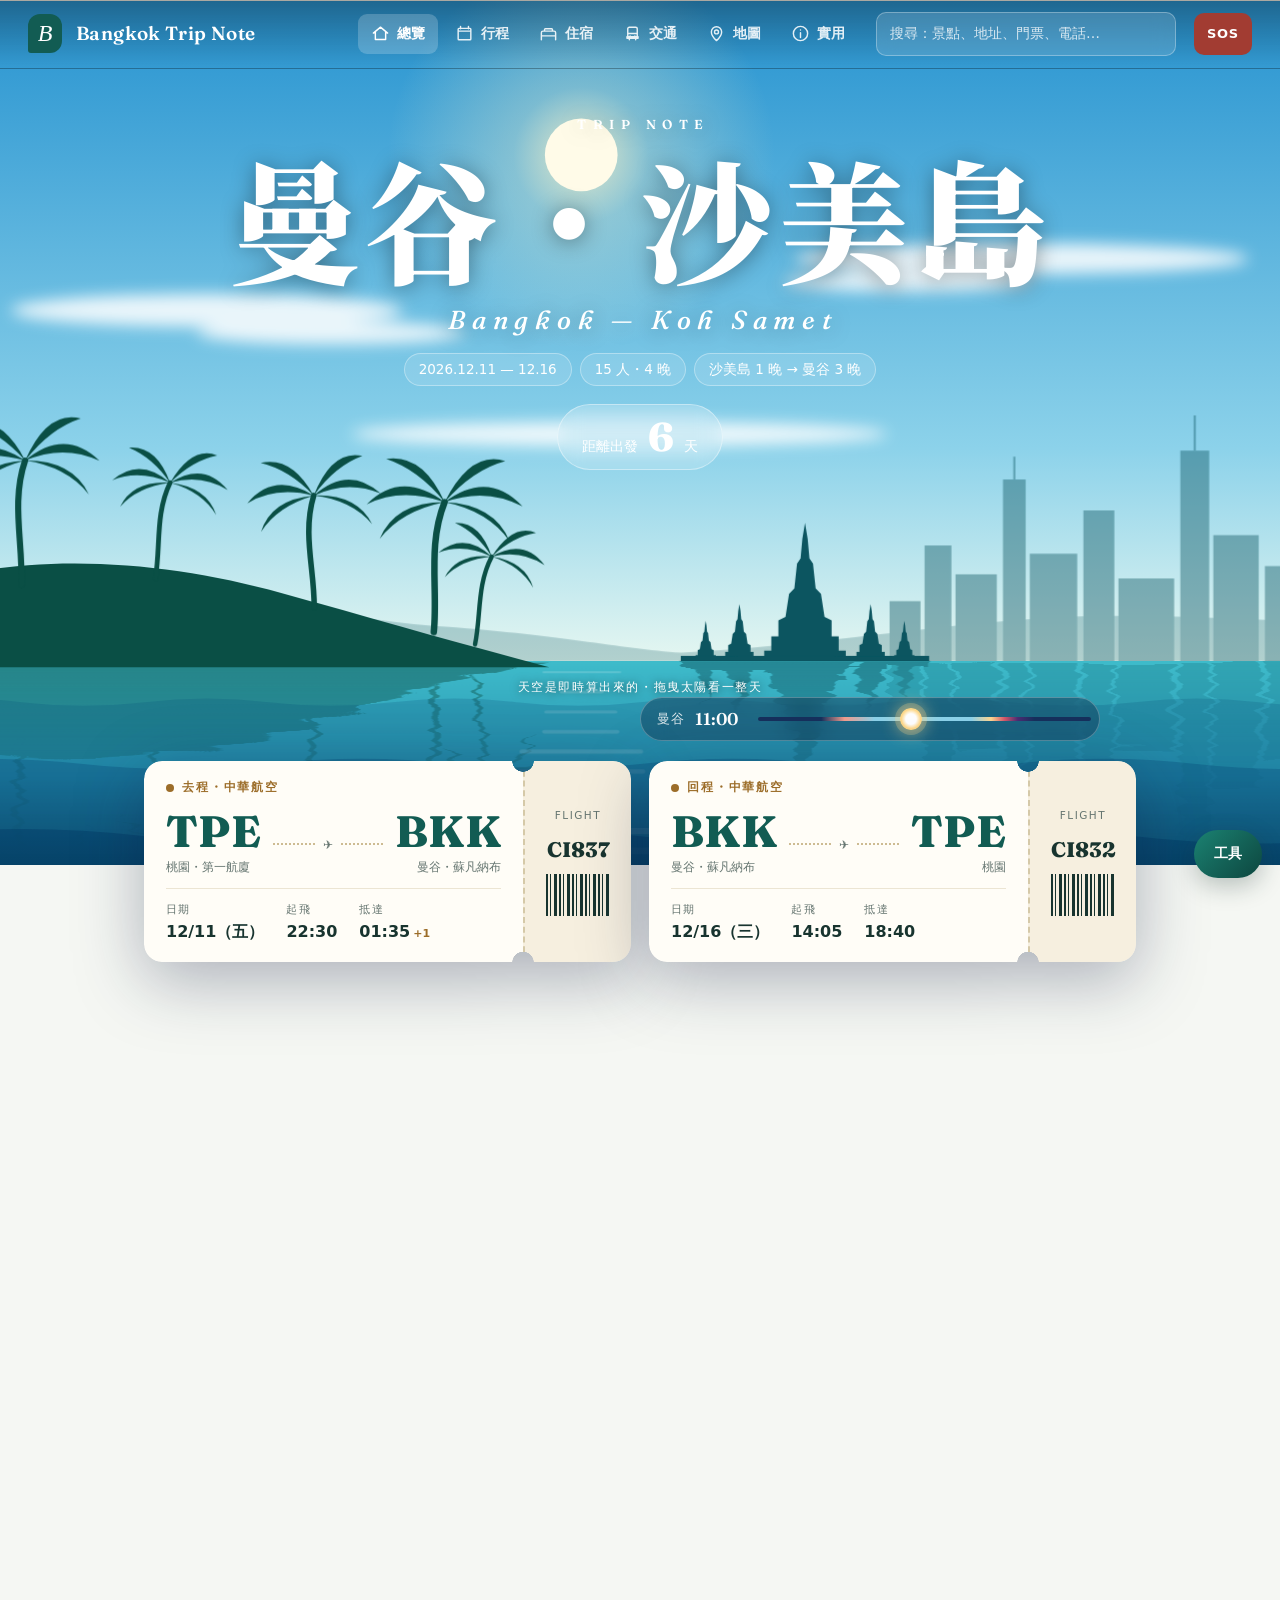
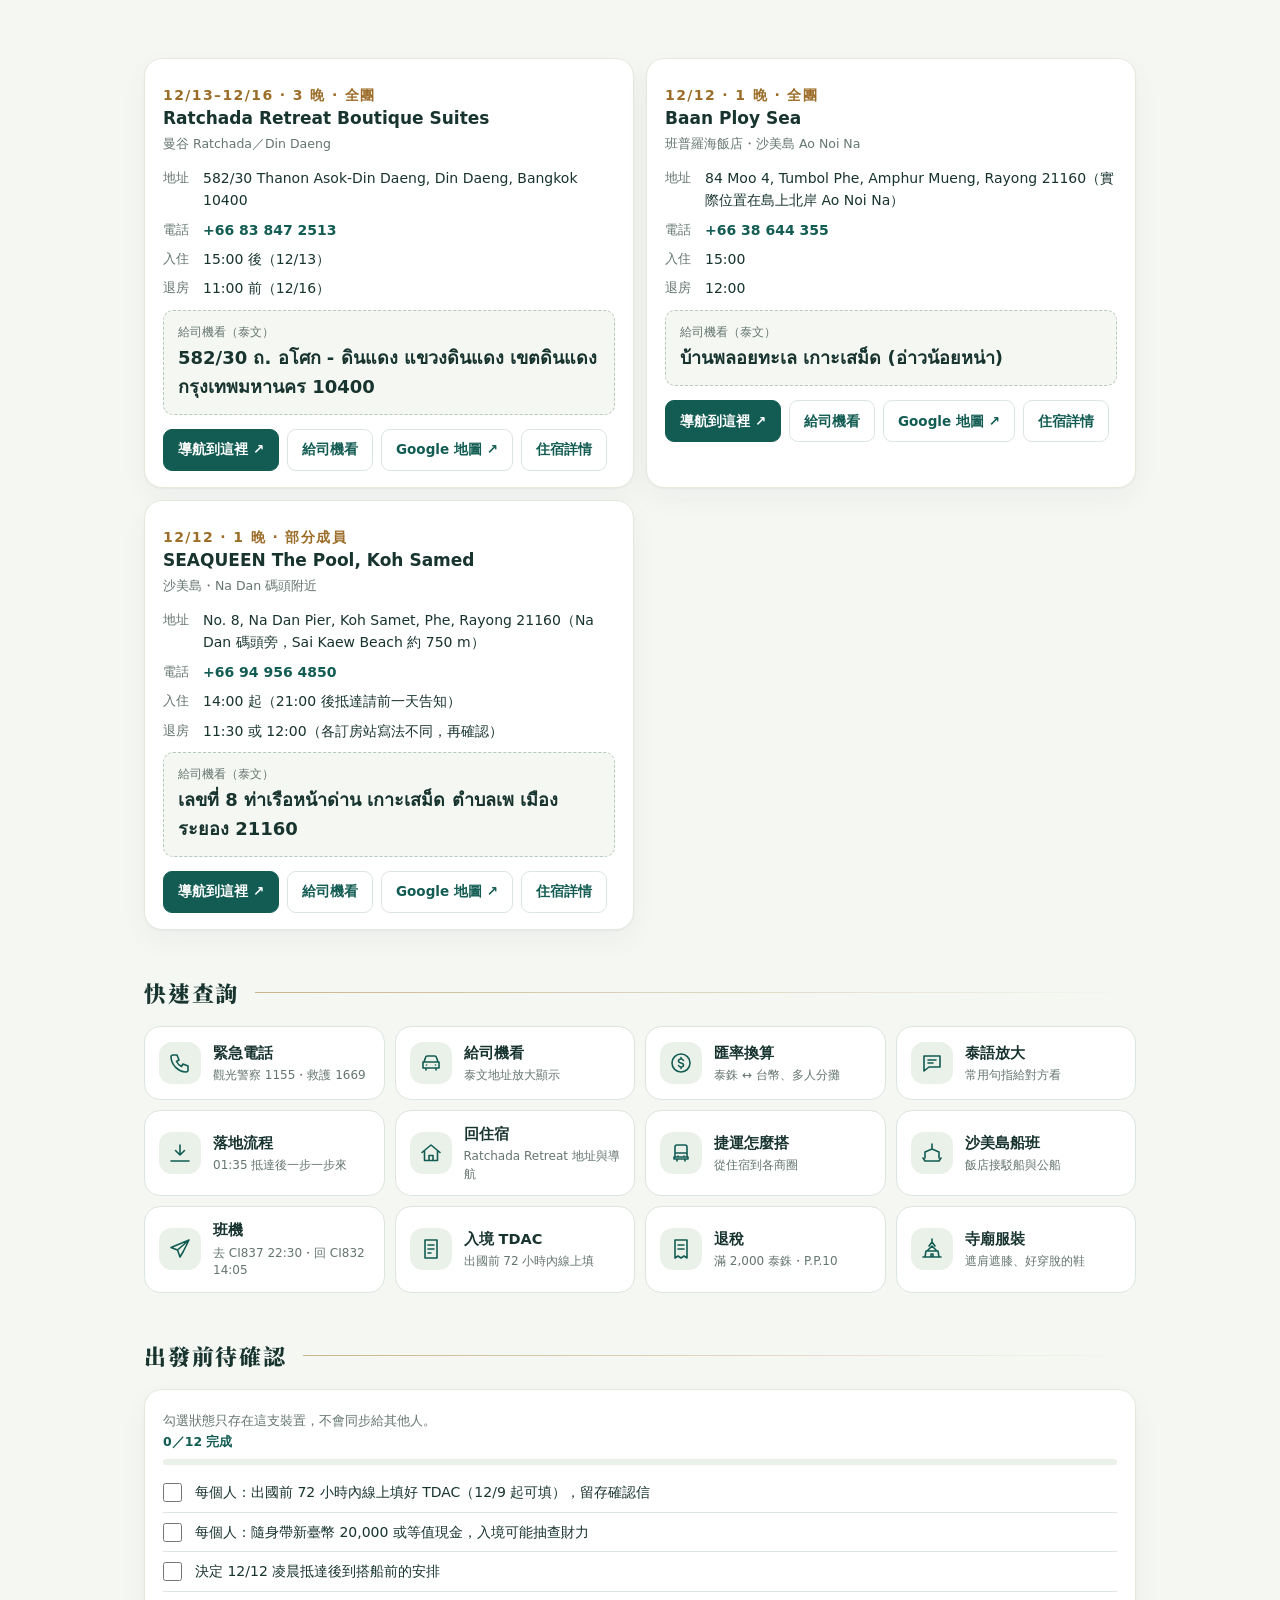
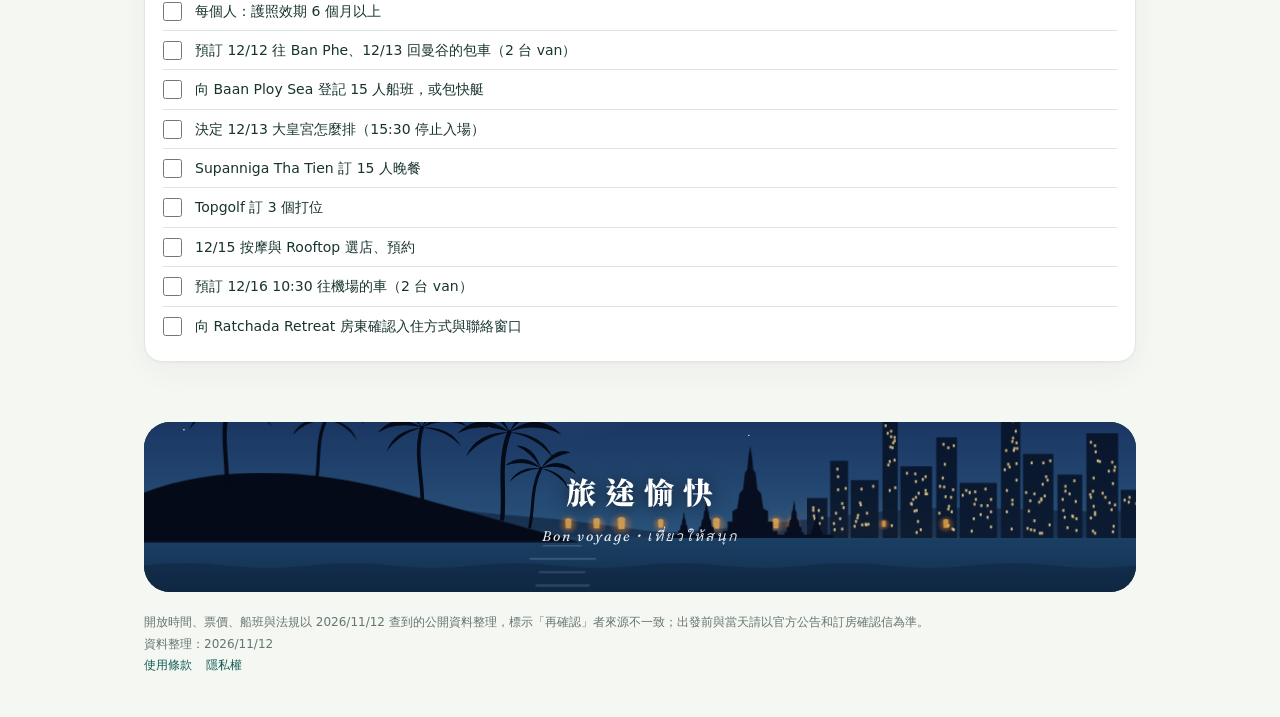
<file: index.html>
<!doctype html>
<html lang="zh-Hant">
<head>
  <meta charset="utf-8">
  <meta name="viewport" content="width=device-width, initial-scale=1, viewport-fit=cover">
  <meta name="description" content="曼谷・沙美島旅遊攻略：2026 年 12 月 11–16 日每日行程、住宿、交通、景點資訊與實用須知。">
  <meta name="theme-color" content="#125c53">
  <meta name="referrer" content="strict-origin-when-cross-origin">
  <title>Bangkok Trip Note</title>
  <link rel="icon" href="favicon.svg" type="image/svg+xml">
  <link rel="manifest" href="manifest.webmanifest">
  <link rel="apple-touch-icon" href="apple-touch-icon.png">
  <meta name="apple-mobile-web-app-title" content="Trip Note">
  <link rel="stylesheet" href="vendor/leaflet.css">
  <link rel="stylesheet" href="styles.css?v=20261117-guide12">
  <link rel="preconnect" href="https://fonts.googleapis.com">
  <link rel="preconnect" href="https://fonts.gstatic.com" crossorigin>
  <link rel="stylesheet" href="https://fonts.googleapis.com/css2?family=Fraunces:ital,opsz,wght@0,9..144,600;0,9..144,800;1,9..144,500&family=Noto+Serif+TC:wght@700;900&display=swap">
  <link rel="stylesheet" href="guide.css?v=20261117-guide12">
  <link rel="stylesheet" href="immersive.css?v=20261117-guide12">
  <script src="vendor/leaflet.js" defer></script>
  <script src="data.js?v=20261117-guide12" defer></script>
  <script src="itinerary.js?v=20261117-guide12" defer></script>
  <script src="guide-data.js?v=20261117-guide12" defer></script>
  <script src="scene.js?v=20261117-guide12" defer></script>
  <script src="navigation.js?v=20261117-guide12" defer></script>
  <script src="maps-config.js?v=20261012-live2" defer></script>
  <script src="google-maps.js?v=20261012-transit2" defer></script>
  <script src="app.js?v=20261117-guide12" defer></script>
  <script src="guide-app.js?v=20261117-guide12" defer></script>
</head>
<body>
  <a class="skip" href="#view">跳到主要內容</a>
  <div id="progress" class="progress" aria-hidden="true"></div>
  <header class="site-header">
    <a class="brand" href="#home" aria-label="Bangkok Trip Note 首頁"><span class="brand-symbol" aria-hidden="true">B</span><h1>Bangkok Trip Note</h1></a>
    <nav class="tabs" id="tabs" aria-label="攻略分頁"></nav>
    <div class="search" role="search">
      <label class="visually-hidden" for="search-input">搜尋攻略</label>
      <input id="search-input" type="search" placeholder="搜尋：景點、地址、門票、電話…" autocomplete="off" enterkeyhint="search">
      <div id="search-results" class="search-results" hidden></div>
    </div>
    <button id="sos-button" class="sos-button" type="button" aria-label="緊急聯絡">SOS</button>
  </header>
  <div id="offline" class="offline" role="status" hidden>目前離線：攻略內容照常可看，地圖與導航需要網路。</div>
  <main id="view" class="guide" tabindex="-1">
    <section id="view-home" class="view" data-view="home" aria-label="總覽"></section>
    <section id="view-plan" class="view" data-view="plan" aria-label="每日行程" hidden></section>
    <section id="view-stay" class="view" data-view="stay" aria-label="住宿" hidden></section>
    <section id="view-move" class="view" data-view="move" aria-label="交通" hidden></section>
    <section id="view-map" class="view view-map" data-view="map" aria-label="地圖" hidden>
      <div class="map-panel">
        <div class="map-toolbar"><div><span class="live-dot" aria-hidden="true"></span><strong id="map-label" aria-live="polite">住宿與行程</strong></div><div class="map-actions"><button id="home-closeup" type="button" hidden>住宿近景</button><button id="show-all" type="button">回到總覽</button><a class="header-link" id="open-google" target="_blank" rel="noopener noreferrer">Google 地圖 <span aria-hidden="true">↗</span></a></div></div>
        <nav id="day-tabs" class="day-tabs" aria-label="行程日期"></nav>
        <div class="map-wrap"><div id="route-map" aria-label="住宿、行程動線與活動範圍"></div><div id="gmp-map" aria-label="Google Maps 住宿與行程交通路線" hidden></div><div id="map-error" role="status" hidden></div></div>
        <div class="map-key"><span class="key-home">住宿</span><button id="toggle-routes" class="key-route" type="button" aria-pressed="true">交通路線</button><span class="key-area">活動範圍（概略）</span><button id="fit-route" type="button">全部路線</button></div>
        <div id="route-settings" class="route-settings" hidden><label for="departure-time">出發時間（曼谷）</label><input id="departure-time" type="datetime-local" step="60"><button id="update-departure" type="button">更新路線</button><span id="departure-error" role="status" hidden></span></div>
        <section id="navigation-panel" class="navigation-panel" aria-label="交通路線" hidden></section>
        <section id="route-details" class="route-details" aria-label="行程動線"></section>
        <div id="map-policies" class="map-policies" hidden><a href="terms.html">使用條款</a><a href="privacy.html">隱私權</a></div>
      </div>
    </section>
    <section id="view-info" class="view" data-view="info" aria-label="實用資訊" hidden></section>
  </main>
  <footer class="site-footer" id="site-footer"></footer>
  <button id="fab" class="fab" type="button">工具</button>
  <dialog id="sheet" class="sheet" aria-labelledby="sheet-title"><div class="sheet-head"><h2 id="sheet-title"></h2><button id="sheet-close" type="button">關閉</button></div><div id="sheet-body" class="sheet-body"></div></dialog>
  <div id="toast" class="toast" role="status" hidden></div>
  <noscript><p class="noscript">請啟用 JavaScript 以顯示攻略內容。</p></noscript>
</body>
</html>
</file>
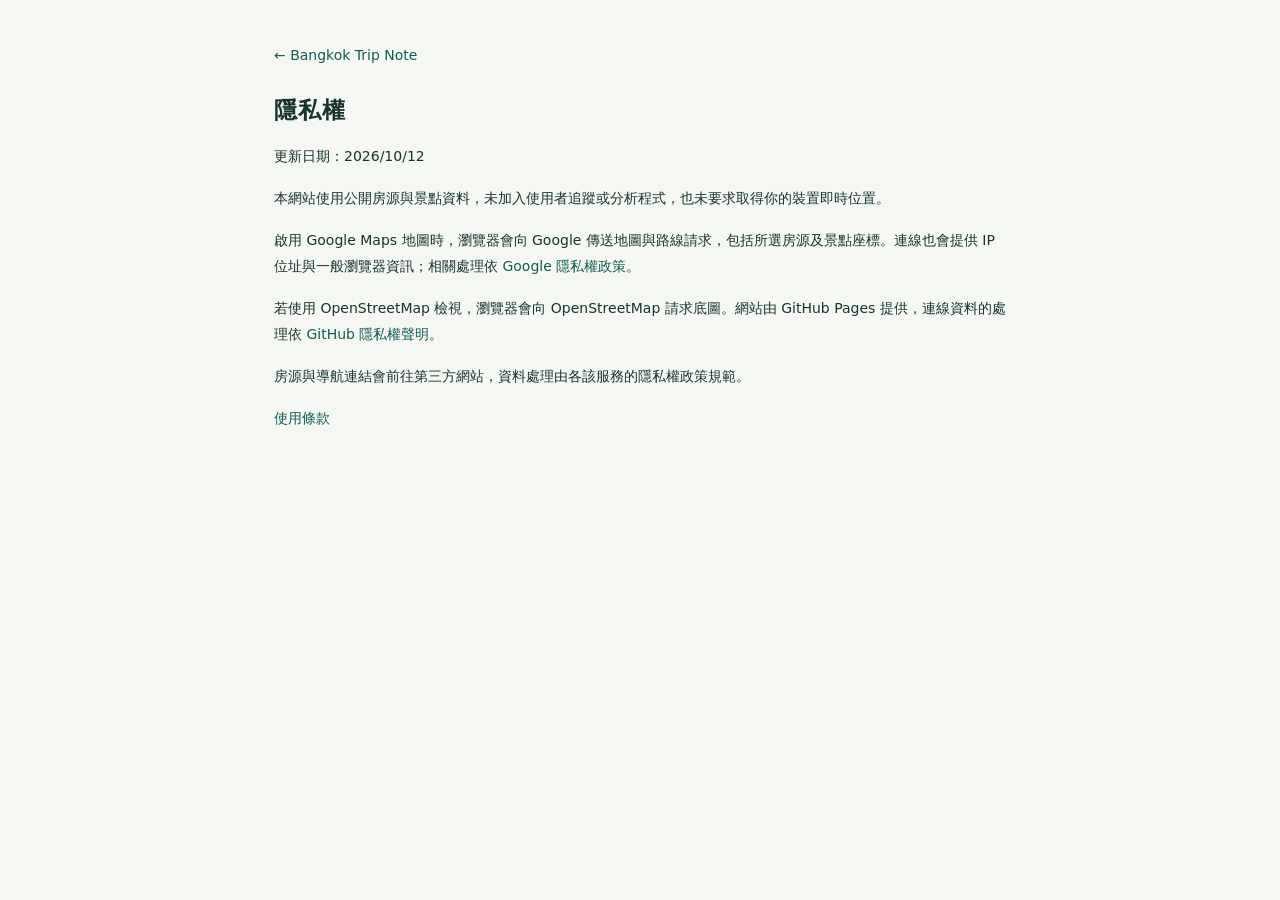
<file: privacy.html>
<!doctype html>
<html lang="zh-Hant"><head><meta charset="utf-8"><meta name="viewport" content="width=device-width,initial-scale=1"><title>隱私權｜Bangkok Trip Note</title><link rel="stylesheet" href="styles.css?v=20261012-google"></head>
<body><main class="policy-page"><a href="./">← Bangkok Trip Note</a><h1>隱私權</h1><p>更新日期：2026/10/12</p>
<p>本網站使用公開房源與景點資料，未加入使用者追蹤或分析程式，也未要求取得你的裝置即時位置。</p>
<p>啟用 Google Maps 地圖時，瀏覽器會向 Google 傳送地圖與路線請求，包括所選房源及景點座標。連線也會提供 IP 位址與一般瀏覽器資訊；相關處理依 <a href="https://policies.google.com/privacy?hl=zh-TW">Google 隱私權政策</a>。</p>
<p>若使用 OpenStreetMap 檢視，瀏覽器會向 OpenStreetMap 請求底圖。網站由 GitHub Pages 提供，連線資料的處理依 <a href="https://docs.github.com/en/site-policy/privacy-policies/github-general-privacy-statement">GitHub 隱私權聲明</a>。</p>
<p>房源與導航連結會前往第三方網站，資料處理由各該服務的隱私權政策規範。</p>
<p><a href="terms.html">使用條款</a></p></main></body></html>
</file>
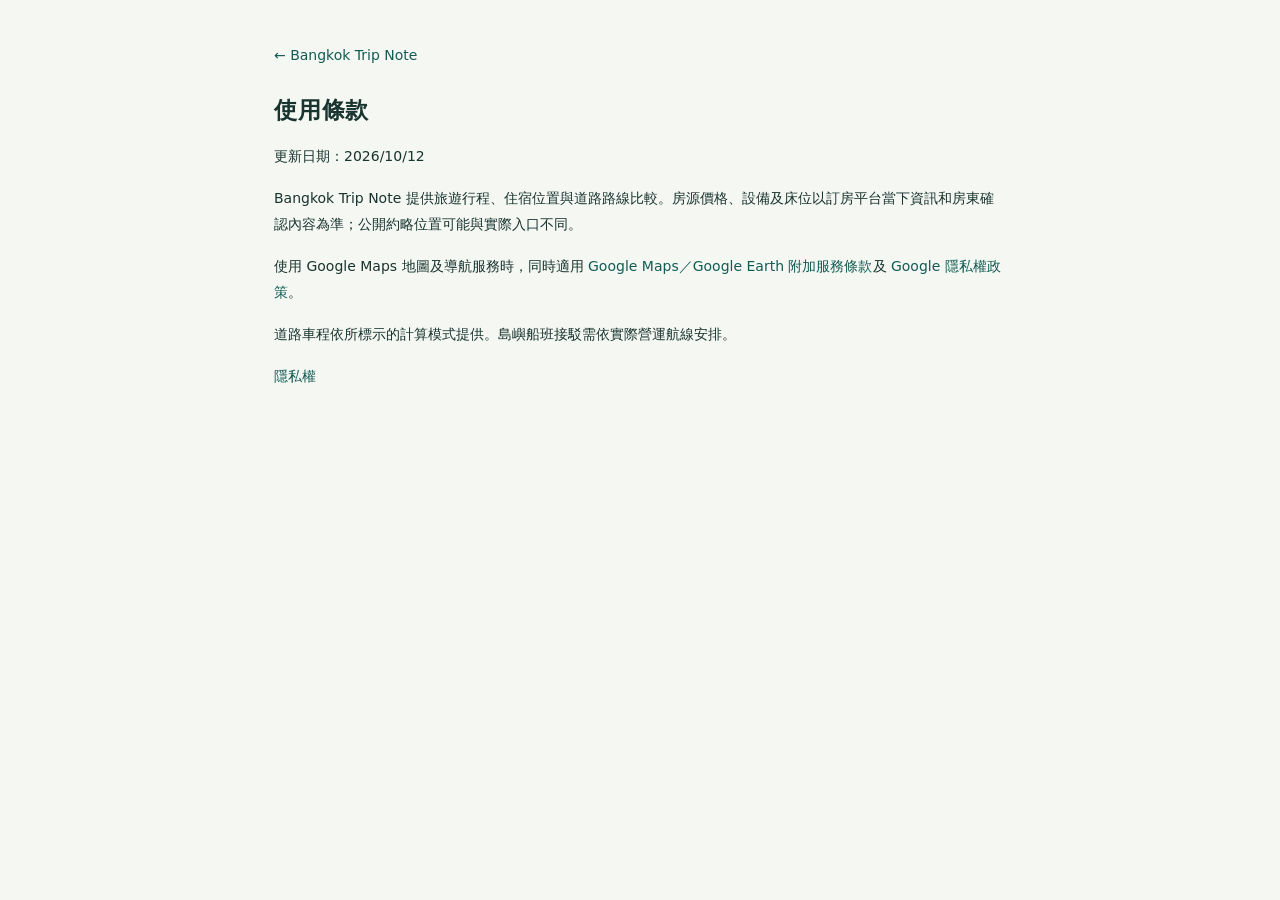
<file: terms.html>
<!doctype html>
<html lang="zh-Hant"><head><meta charset="utf-8"><meta name="viewport" content="width=device-width,initial-scale=1"><title>使用條款｜Bangkok Trip Note</title><link rel="stylesheet" href="styles.css?v=20261012-google"></head>
<body><main class="policy-page"><a href="./">← Bangkok Trip Note</a><h1>使用條款</h1><p>更新日期：2026/10/12</p>
<p>Bangkok Trip Note 提供旅遊行程、住宿位置與道路路線比較。房源價格、設備及床位以訂房平台當下資訊和房東確認內容為準；公開約略位置可能與實際入口不同。</p>
<p>使用 Google Maps 地圖及導航服務時，同時適用 <a href="https://www.google.com/intl/zh-TW/help/terms_maps/">Google Maps／Google Earth 附加服務條款</a>及 <a href="https://policies.google.com/privacy?hl=zh-TW">Google 隱私權政策</a>。</p>
<p>道路車程依所標示的計算模式提供。島嶼船班接駁需依實際營運航線安排。</p>
<p><a href="privacy.html">隱私權</a></p></main></body></html>
</file>
<file: vendor/leaflet.css>
/* required styles */

.leaflet-pane,
.leaflet-tile,
.leaflet-marker-icon,
.leaflet-marker-shadow,
.leaflet-tile-container,
.leaflet-pane > svg,
.leaflet-pane > canvas,
.leaflet-zoom-box,
.leaflet-image-layer,
.leaflet-layer {
	position: absolute;
	left: 0;
	top: 0;
	}
.leaflet-container {
	overflow: hidden;
	}
.leaflet-tile,
.leaflet-marker-icon,
.leaflet-marker-shadow {
	-webkit-user-select: none;
	   -moz-user-select: none;
	        user-select: none;
	  -webkit-user-drag: none;
	}
/* Prevents IE11 from highlighting tiles in blue */
.leaflet-tile::selection {
	background: transparent;
}
/* Safari renders non-retina tile on retina better with this, but Chrome is worse */
.leaflet-safari .leaflet-tile {
	image-rendering: -webkit-optimize-contrast;
	}
/* hack that prevents hw layers "stretching" when loading new tiles */
.leaflet-safari .leaflet-tile-container {
	width: 1600px;
	height: 1600px;
	-webkit-transform-origin: 0 0;
	}
.leaflet-marker-icon,
.leaflet-marker-shadow {
	display: block;
	}
/* .leaflet-container svg: reset svg max-width decleration shipped in Joomla! (joomla.org) 3.x */
/* .leaflet-container img: map is broken in FF if you have max-width: 100% on tiles */
.leaflet-container .leaflet-overlay-pane svg {
	max-width: none !important;
	max-height: none !important;
	}
.leaflet-container .leaflet-marker-pane img,
.leaflet-container .leaflet-shadow-pane img,
.leaflet-container .leaflet-tile-pane img,
.leaflet-container img.leaflet-image-layer,
.leaflet-container .leaflet-tile {
	max-width: none !important;
	max-height: none !important;
	width: auto;
	padding: 0;
	}

.leaflet-container img.leaflet-tile {
	/* See: https://bugs.chromium.org/p/chromium/issues/detail?id=600120 */
	mix-blend-mode: plus-lighter;
}

.leaflet-container.leaflet-touch-zoom {
	-ms-touch-action: pan-x pan-y;
	touch-action: pan-x pan-y;
	}
.leaflet-container.leaflet-touch-drag {
	-ms-touch-action: pinch-zoom;
	/* Fallback for FF which doesn't support pinch-zoom */
	touch-action: none;
	touch-action: pinch-zoom;
}
.leaflet-container.leaflet-touch-drag.leaflet-touch-zoom {
	-ms-touch-action: none;
	touch-action: none;
}
.leaflet-container {
	-webkit-tap-highlight-color: transparent;
}
.leaflet-container a {
	-webkit-tap-highlight-color: rgba(51, 181, 229, 0.4);
}
.leaflet-tile {
	filter: inherit;
	visibility: hidden;
	}
.leaflet-tile-loaded {
	visibility: inherit;
	}
.leaflet-zoom-box {
	width: 0;
	height: 0;
	-moz-box-sizing: border-box;
	     box-sizing: border-box;
	z-index: 800;
	}
/* workaround for https://bugzilla.mozilla.org/show_bug.cgi?id=888319 */
.leaflet-overlay-pane svg {
	-moz-user-select: none;
	}

.leaflet-pane         { z-index: 400; }

.leaflet-tile-pane    { z-index: 200; }
.leaflet-overlay-pane { z-index: 400; }
.leaflet-shadow-pane  { z-index: 500; }
.leaflet-marker-pane  { z-index: 600; }
.leaflet-tooltip-pane   { z-index: 650; }
.leaflet-popup-pane   { z-index: 700; }

.leaflet-map-pane canvas { z-index: 100; }
.leaflet-map-pane svg    { z-index: 200; }

.leaflet-vml-shape {
	width: 1px;
	height: 1px;
	}
.lvml {
	behavior: url(#default#VML);
	display: inline-block;
	position: absolute;
	}


/* control positioning */

.leaflet-control {
	position: relative;
	z-index: 800;
	pointer-events: visiblePainted; /* IE 9-10 doesn't have auto */
	pointer-events: auto;
	}
.leaflet-top,
.leaflet-bottom {
	position: absolute;
	z-index: 1000;
	pointer-events: none;
	}
.leaflet-top {
	top: 0;
	}
.leaflet-right {
	right: 0;
	}
.leaflet-bottom {
	bottom: 0;
	}
.leaflet-left {
	left: 0;
	}
.leaflet-control {
	float: left;
	clear: both;
	}
.leaflet-right .leaflet-control {
	float: right;
	}
.leaflet-top .leaflet-control {
	margin-top: 10px;
	}
.leaflet-bottom .leaflet-control {
	margin-bottom: 10px;
	}
.leaflet-left .leaflet-control {
	margin-left: 10px;
	}
.leaflet-right .leaflet-control {
	margin-right: 10px;
	}


/* zoom and fade animations */

.leaflet-fade-anim .leaflet-popup {
	opacity: 0;
	-webkit-transition: opacity 0.2s linear;
	   -moz-transition: opacity 0.2s linear;
	        transition: opacity 0.2s linear;
	}
.leaflet-fade-anim .leaflet-map-pane .leaflet-popup {
	opacity: 1;
	}
.leaflet-zoom-animated {
	-webkit-transform-origin: 0 0;
	    -ms-transform-origin: 0 0;
	        transform-origin: 0 0;
	}
svg.leaflet-zoom-animated {
	will-change: transform;
}

.leaflet-zoom-anim .leaflet-zoom-animated {
	-webkit-transition: -webkit-transform 0.25s cubic-bezier(0,0,0.25,1);
	   -moz-transition:    -moz-transform 0.25s cubic-bezier(0,0,0.25,1);
	        transition:         transform 0.25s cubic-bezier(0,0,0.25,1);
	}
.leaflet-zoom-anim .leaflet-tile,
.leaflet-pan-anim .leaflet-tile {
	-webkit-transition: none;
	   -moz-transition: none;
	        transition: none;
	}

.leaflet-zoom-anim .leaflet-zoom-hide {
	visibility: hidden;
	}


/* cursors */

.leaflet-interactive {
	cursor: pointer;
	}
.leaflet-grab {
	cursor: -webkit-grab;
	cursor:    -moz-grab;
	cursor:         grab;
	}
.leaflet-crosshair,
.leaflet-crosshair .leaflet-interactive {
	cursor: crosshair;
	}
.leaflet-popup-pane,
.leaflet-control {
	cursor: auto;
	}
.leaflet-dragging .leaflet-grab,
.leaflet-dragging .leaflet-grab .leaflet-interactive,
.leaflet-dragging .leaflet-marker-draggable {
	cursor: move;
	cursor: -webkit-grabbing;
	cursor:    -moz-grabbing;
	cursor:         grabbing;
	}

/* marker & overlays interactivity */
.leaflet-marker-icon,
.leaflet-marker-shadow,
.leaflet-image-layer,
.leaflet-pane > svg path,
.leaflet-tile-container {
	pointer-events: none;
	}

.leaflet-marker-icon.leaflet-interactive,
.leaflet-image-layer.leaflet-interactive,
.leaflet-pane > svg path.leaflet-interactive,
svg.leaflet-image-layer.leaflet-interactive path {
	pointer-events: visiblePainted; /* IE 9-10 doesn't have auto */
	pointer-events: auto;
	}

/* visual tweaks */

.leaflet-container {
	background: #ddd;
	outline-offset: 1px;
	}
.leaflet-container a {
	color: #0078A8;
	}
.leaflet-zoom-box {
	border: 2px dotted #38f;
	background: rgba(255,255,255,0.5);
	}


/* general typography */
.leaflet-container {
	font-family: "Helvetica Neue", Arial, Helvetica, sans-serif;
	font-size: 12px;
	font-size: 0.75rem;
	line-height: 1.5;
	}


/* general toolbar styles */

.leaflet-bar {
	box-shadow: 0 1px 5px rgba(0,0,0,0.65);
	border-radius: 4px;
	}
.leaflet-bar a {
	background-color: #fff;
	border-bottom: 1px solid #ccc;
	width: 26px;
	height: 26px;
	line-height: 26px;
	display: block;
	text-align: center;
	text-decoration: none;
	color: black;
	}
.leaflet-bar a,
.leaflet-control-layers-toggle {
	background-position: 50% 50%;
	background-repeat: no-repeat;
	display: block;
	}
.leaflet-bar a:hover,
.leaflet-bar a:focus {
	background-color: #f4f4f4;
	}
.leaflet-bar a:first-child {
	border-top-left-radius: 4px;
	border-top-right-radius: 4px;
	}
.leaflet-bar a:last-child {
	border-bottom-left-radius: 4px;
	border-bottom-right-radius: 4px;
	border-bottom: none;
	}
.leaflet-bar a.leaflet-disabled {
	cursor: default;
	background-color: #f4f4f4;
	color: #bbb;
	}

.leaflet-touch .leaflet-bar a {
	width: 30px;
	height: 30px;
	line-height: 30px;
	}
.leaflet-touch .leaflet-bar a:first-child {
	border-top-left-radius: 2px;
	border-top-right-radius: 2px;
	}
.leaflet-touch .leaflet-bar a:last-child {
	border-bottom-left-radius: 2px;
	border-bottom-right-radius: 2px;
	}

/* zoom control */

.leaflet-control-zoom-in,
.leaflet-control-zoom-out {
	font: bold 18px 'Lucida Console', Monaco, monospace;
	text-indent: 1px;
	}

.leaflet-touch .leaflet-control-zoom-in, .leaflet-touch .leaflet-control-zoom-out  {
	font-size: 22px;
	}


/* layers control */

.leaflet-control-layers {
	box-shadow: 0 1px 5px rgba(0,0,0,0.4);
	background: #fff;
	border-radius: 5px;
	}
.leaflet-control-layers-toggle {
	background-image: url(images/layers.png);
	width: 36px;
	height: 36px;
	}
.leaflet-retina .leaflet-control-layers-toggle {
	background-image: url(images/layers-2x.png);
	background-size: 26px 26px;
	}
.leaflet-touch .leaflet-control-layers-toggle {
	width: 44px;
	height: 44px;
	}
.leaflet-control-layers .leaflet-control-layers-list,
.leaflet-control-layers-expanded .leaflet-control-layers-toggle {
	display: none;
	}
.leaflet-control-layers-expanded .leaflet-control-layers-list {
	display: block;
	position: relative;
	}
.leaflet-control-layers-expanded {
	padding: 6px 10px 6px 6px;
	color: #333;
	background: #fff;
	}
.leaflet-control-layers-scrollbar {
	overflow-y: scroll;
	overflow-x: hidden;
	padding-right: 5px;
	}
.leaflet-control-layers-selector {
	margin-top: 2px;
	position: relative;
	top: 1px;
	}
.leaflet-control-layers label {
	display: block;
	font-size: 13px;
	font-size: 1.08333em;
	}
.leaflet-control-layers-separator {
	height: 0;
	border-top: 1px solid #ddd;
	margin: 5px -10px 5px -6px;
	}

/* Default icon URLs */
.leaflet-default-icon-path { /* used only in path-guessing heuristic, see L.Icon.Default */
	background-image: url(images/marker-icon.png);
	}


/* attribution and scale controls */

.leaflet-container .leaflet-control-attribution {
	background: #fff;
	background: rgba(255, 255, 255, 0.8);
	margin: 0;
	}
.leaflet-control-attribution,
.leaflet-control-scale-line {
	padding: 0 5px;
	color: #333;
	line-height: 1.4;
	}
.leaflet-control-attribution a {
	text-decoration: none;
	}
.leaflet-control-attribution a:hover,
.leaflet-control-attribution a:focus {
	text-decoration: underline;
	}
.leaflet-attribution-flag {
	display: inline !important;
	vertical-align: baseline !important;
	width: 1em;
	height: 0.6669em;
	}
.leaflet-left .leaflet-control-scale {
	margin-left: 5px;
	}
.leaflet-bottom .leaflet-control-scale {
	margin-bottom: 5px;
	}
.leaflet-control-scale-line {
	border: 2px solid #777;
	border-top: none;
	line-height: 1.1;
	padding: 2px 5px 1px;
	white-space: nowrap;
	-moz-box-sizing: border-box;
	     box-sizing: border-box;
	background: rgba(255, 255, 255, 0.8);
	text-shadow: 1px 1px #fff;
	}
.leaflet-control-scale-line:not(:first-child) {
	border-top: 2px solid #777;
	border-bottom: none;
	margin-top: -2px;
	}
.leaflet-control-scale-line:not(:first-child):not(:last-child) {
	border-bottom: 2px solid #777;
	}

.leaflet-touch .leaflet-control-attribution,
.leaflet-touch .leaflet-control-layers,
.leaflet-touch .leaflet-bar {
	box-shadow: none;
	}
.leaflet-touch .leaflet-control-layers,
.leaflet-touch .leaflet-bar {
	border: 2px solid rgba(0,0,0,0.2);
	background-clip: padding-box;
	}


/* popup */

.leaflet-popup {
	position: absolute;
	text-align: center;
	margin-bottom: 20px;
	}
.leaflet-popup-content-wrapper {
	padding: 1px;
	text-align: left;
	border-radius: 12px;
	}
.leaflet-popup-content {
	margin: 13px 24px 13px 20px;
	line-height: 1.3;
	font-size: 13px;
	font-size: 1.08333em;
	min-height: 1px;
	}
.leaflet-popup-content p {
	margin: 17px 0;
	margin: 1.3em 0;
	}
.leaflet-popup-tip-container {
	width: 40px;
	height: 20px;
	position: absolute;
	left: 50%;
	margin-top: -1px;
	margin-left: -20px;
	overflow: hidden;
	pointer-events: none;
	}
.leaflet-popup-tip {
	width: 17px;
	height: 17px;
	padding: 1px;

	margin: -10px auto 0;
	pointer-events: auto;

	-webkit-transform: rotate(45deg);
	   -moz-transform: rotate(45deg);
	    -ms-transform: rotate(45deg);
	        transform: rotate(45deg);
	}
.leaflet-popup-content-wrapper,
.leaflet-popup-tip {
	background: white;
	color: #333;
	box-shadow: 0 3px 14px rgba(0,0,0,0.4);
	}
.leaflet-container a.leaflet-popup-close-button {
	position: absolute;
	top: 0;
	right: 0;
	border: none;
	text-align: center;
	width: 24px;
	height: 24px;
	font: 16px/24px Tahoma, Verdana, sans-serif;
	color: #757575;
	text-decoration: none;
	background: transparent;
	}
.leaflet-container a.leaflet-popup-close-button:hover,
.leaflet-container a.leaflet-popup-close-button:focus {
	color: #585858;
	}
.leaflet-popup-scrolled {
	overflow: auto;
	}

.leaflet-oldie .leaflet-popup-content-wrapper {
	-ms-zoom: 1;
	}
.leaflet-oldie .leaflet-popup-tip {
	width: 24px;
	margin: 0 auto;

	-ms-filter: "progid:DXImageTransform.Microsoft.Matrix(M11=0.70710678, M12=0.70710678, M21=-0.70710678, M22=0.70710678)";
	filter: progid:DXImageTransform.Microsoft.Matrix(M11=0.70710678, M12=0.70710678, M21=-0.70710678, M22=0.70710678);
	}

.leaflet-oldie .leaflet-control-zoom,
.leaflet-oldie .leaflet-control-layers,
.leaflet-oldie .leaflet-popup-content-wrapper,
.leaflet-oldie .leaflet-popup-tip {
	border: 1px solid #999;
	}


/* div icon */

.leaflet-div-icon {
	background: #fff;
	border: 1px solid #666;
	}


/* Tooltip */
/* Base styles for the element that has a tooltip */
.leaflet-tooltip {
	position: absolute;
	padding: 6px;
	background-color: #fff;
	border: 1px solid #fff;
	border-radius: 3px;
	color: #222;
	white-space: nowrap;
	-webkit-user-select: none;
	-moz-user-select: none;
	-ms-user-select: none;
	user-select: none;
	pointer-events: none;
	box-shadow: 0 1px 3px rgba(0,0,0,0.4);
	}
.leaflet-tooltip.leaflet-interactive {
	cursor: pointer;
	pointer-events: auto;
	}
.leaflet-tooltip-top:before,
.leaflet-tooltip-bottom:before,
.leaflet-tooltip-left:before,
.leaflet-tooltip-right:before {
	position: absolute;
	pointer-events: none;
	border: 6px solid transparent;
	background: transparent;
	content: "";
	}

/* Directions */

.leaflet-tooltip-bottom {
	margin-top: 6px;
}
.leaflet-tooltip-top {
	margin-top: -6px;
}
.leaflet-tooltip-bottom:before,
.leaflet-tooltip-top:before {
	left: 50%;
	margin-left: -6px;
	}
.leaflet-tooltip-top:before {
	bottom: 0;
	margin-bottom: -12px;
	border-top-color: #fff;
	}
.leaflet-tooltip-bottom:before {
	top: 0;
	margin-top: -12px;
	margin-left: -6px;
	border-bottom-color: #fff;
	}
.leaflet-tooltip-left {
	margin-left: -6px;
}
.leaflet-tooltip-right {
	margin-left: 6px;
}
.leaflet-tooltip-left:before,
.leaflet-tooltip-right:before {
	top: 50%;
	margin-top: -6px;
	}
.leaflet-tooltip-left:before {
	right: 0;
	margin-right: -12px;
	border-left-color: #fff;
	}
.leaflet-tooltip-right:before {
	left: 0;
	margin-left: -12px;
	border-right-color: #fff;
	}

/* Printing */

@media print {
	/* Prevent printers from removing background-images of controls. */
	.leaflet-control {
		-webkit-print-color-adjust: exact;
		print-color-adjust: exact;
		}
	}
</file>
<file: styles.css>
:root{color-scheme:light;--ink:#18342f;--muted:#657570;--line:#dce5df;--paper:#f5f7f3;--green:#125c53;--soft:#e9f1e9;--gold:#9c6d29;--white:#fff;font-family:Inter,"Noto Sans TC","Microsoft JhengHei",system-ui,sans-serif;font-size:14px;line-height:1.55}
*{box-sizing:border-box}body{margin:0;background:var(--paper);color:var(--ink)}a{color:var(--green);text-decoration:none}a:hover{text-decoration:underline}button,summary,a{-webkit-tap-highlight-color:transparent}button{font:inherit;cursor:pointer}button:focus-visible,a:focus-visible,summary:focus-visible{outline:3px solid #d39339;outline-offset:3px}h1,h2,h3,p{margin:0}.skip{position:absolute;top:-80px;left:12px;background:white;padding:12px;z-index:10}.skip:focus{top:8px}
.site-header{height:96px;display:flex;align-items:center;justify-content:space-between;gap:24px;padding:18px 32px;background:var(--white);border-bottom:1px solid var(--line)}.brand{display:flex;align-items:center;gap:14px;color:var(--ink)}.brand:hover{text-decoration:none}.brand-symbol{width:43px;height:49px;border-radius:15px 15px 15px 3px;background:var(--green);color:white;display:grid;place-items:center;font-family:Georgia,serif;font-size:30px;font-style:italic}.eyebrow{font-size:10px;letter-spacing:.15em;font-weight:650;color:var(--muted)}h1{font-size:23px;letter-spacing:.035em;font-weight:650}.trip{display:flex;align-items:center;gap:20px;font-size:13px;font-variant-numeric:tabular-nums}.trip-divider{width:1px;height:20px;background:var(--line)}.header-link{font-size:13px;white-space:nowrap}.header-link span{margin-left:12px}
.workspace{display:grid;grid-template-columns:minmax(330px,405px) minmax(0,1fr);max-width:1920px;margin:0 auto}.options-panel{padding:28px 24px 40px;border-right:1px solid var(--line);background:var(--white);height:calc(100dvh - 96px);overflow:auto}.options-heading{display:flex;justify-content:space-between;align-items:center;gap:15px}.options-heading h2{font-size:21px;margin-top:7px;font-weight:650}.count{font-family:Georgia,serif;font-size:42px;color:#b7c9bc;line-height:1}.intro{font-size:12px;color:var(--muted);margin:12px 0 22px;line-height:1.8}.stay-list{display:grid;gap:11px;margin-top:22px}.stay-card{border:1px solid var(--line);border-radius:12px;background:white;overflow:hidden}.stay-card[open]{border-color:#6a958b;box-shadow:0 5px 18px #193e3210}.stay-card summary{cursor:pointer;list-style:none;padding:16px 14px;display:grid;grid-template-columns:30px minmax(0,1fr) 12px;gap:11px;align-items:start}.stay-card summary::-webkit-details-marker{display:none}.letter{display:grid;place-items:center;width:29px;height:29px;border:1px solid #afc6bb;border-radius:50%;color:var(--green);font-size:12px;font-weight:650}.stay-card[open] .letter{background:var(--green);border-color:var(--green);color:white}.card-name{font-size:14px;font-weight:650;display:block;line-height:1.5;overflow-wrap:anywhere}.card-area{display:block;font-size:11px;color:var(--muted);margin-top:4px}.chevron{color:var(--muted);font-size:15px;transition:transform .16s}.stay-card[open] .chevron{transform:rotate(180deg)}.card-detail{padding:0 16px 17px 55px}.full-name{font-size:11px;color:var(--muted);line-height:1.65;padding-bottom:13px}.room-count{font-size:13px;font-weight:650}.bed-note{font-size:12px;line-height:1.8;margin:6px 0 12px;color:#4c655e}.tags{display:flex;flex-wrap:wrap;gap:5px;margin:10px 0 15px}.tag{font-size:10px;background:var(--soft);color:#33584b;padding:3px 7px;border-radius:4px}.price{border-top:1px solid var(--line);border-bottom:1px solid var(--line);padding:12px 0;margin:14px 0}.price-label{font-size:10px;color:var(--muted);display:block}.price-value{font-size:23px;font-weight:650;font-variant-numeric:tabular-nums;letter-spacing:-.03em}.price-per{font-size:11px;color:var(--muted);margin-top:2px}.price-pending{font-size:16px;font-weight:600}.review{font-size:11px;color:var(--muted);margin-top:5px}.note-label{font-size:10px;color:var(--gold);font-weight:650;letter-spacing:.1em;margin:13px 0 3px}.fact-note{font-size:12px;line-height:1.8}.card-actions{display:flex;flex-wrap:wrap;gap:8px;margin-top:15px}.focus-button{background:var(--green);border:1px solid var(--green);color:white;padding:8px 10px;border-radius:6px;font-size:11px}.listing-link{border:1px solid var(--line);padding:8px 10px;border-radius:6px;font-size:11px}.location-source{display:inline-block;margin-top:12px;font-size:10px}.source-note{border-top:1px solid var(--line);margin-top:24px;padding-top:17px;font-size:11px;color:var(--muted);line-height:1.8}.source-note strong{font-weight:600}.source-note p{margin-top:6px}
.map-panel{height:calc(100dvh - 96px);display:flex;flex-direction:column;min-height:530px;padding:22px 24px 0;min-width:0}.map-toolbar{display:flex;align-items:center;justify-content:space-between;gap:12px;padding-bottom:15px;min-height:44px}.map-toolbar>div{display:flex;gap:9px;align-items:center;font-size:13px;min-width:0}.map-toolbar strong{font-weight:600;overflow-wrap:anywhere}.live-dot{width:7px;height:7px;background:var(--green);border-radius:50%;flex-shrink:0}#show-all{border:0;background:transparent;color:var(--green);padding:5px 0;font-size:11px;white-space:nowrap}#show-all span{margin-left:8px}.map-wrap{position:relative;flex:1;min-height:340px;border:1px solid var(--line);border-radius:13px;overflow:hidden;background:#e6ece3}.map-wrap iframe{width:100%;height:100%;position:absolute;inset:0;border:0}.map-caption{display:flex;gap:12px;padding:15px 1px;font-size:11px;line-height:1.8;color:var(--muted)}.map-caption strong{color:var(--ink);font-weight:600}.location-icon{font-size:24px;line-height:1.2;color:var(--green)}.itinerary-strip{display:flex;gap:15px;margin-top:16px;font-size:10px;padding:12px 1px 17px;border-top:1px solid var(--line);color:var(--muted)}.itinerary-strip>span{white-space:nowrap;font-weight:650;color:var(--ink)}.itinerary-strip p span{color:#adbeb3}
@media(min-width:1450px){.workspace{grid-template-columns:440px minmax(0,1fr)}.options-panel{padding:32px}.map-panel{padding:28px 32px 0}.site-header{padding-left:40px;padding-right:40px}}
@media(max-width:1050px){.trip{display:none}.site-header{padding:18px 22px}.workspace{grid-template-columns:330px minmax(0,1fr)}.options-panel{padding:22px 18px}.map-panel{padding:18px 18px 0}.map-caption{font-size:10px}.itinerary-strip{display:none}}
@media(max-width:760px){.site-header{height:auto;min-height:82px;padding:15px 18px;gap:10px}.brand{gap:10px}.brand-symbol{width:33px;height:39px;font-size:25px;border-radius:11px 11px 11px 3px}.eyebrow{font-size:8px}h1{font-size:19px}.header-link{font-size:11px}.header-link span{margin-left:2px}.workspace{display:flex;flex-direction:column}.map-panel{order:0;height:auto;min-height:0;padding:16px 15px 0}.map-wrap{min-height:400px;height:55dvh;flex:auto}.map-toolbar{padding-bottom:12px}.map-toolbar>div{font-size:12px}.map-caption{font-size:11px;padding-bottom:17px}.options-panel{order:1;height:auto;overflow:visible;border:0;padding:25px 20px 36px}.options-heading h2{font-size:22px}.intro{margin-bottom:18px}.stay-card summary{padding:17px 15px}.card-name{font-size:15px}.card-area{font-size:12px}.card-detail{padding-left:57px;padding-right:18px}.focus-button,.listing-link{font-size:12px;min-height:42px;padding:10px 13px}.source-note{font-size:12px}.card-detail .fact-note,.bed-note{font-size:13px}.full-name{font-size:12px}.tag{font-size:11px}.location-source{font-size:11px}.price-label{font-size:11px}.price-per{font-size:12px}.map-toolbar button{min-height:40px}.count{font-size:45px}}
.stay-card.is-selected{border-color:var(--green)}.stay-card.is-selected>summary{background:var(--soft)}.stay-card.is-selected .letter{background:var(--green);border-color:var(--green);color:white}
[hidden]{display:none!important}
#route-map{position:absolute;inset:0;width:100%;height:100%;background:#edf0eb;z-index:0;font-family:inherit}
.home-icon,.place-icon{background:none;border:0}.home-pin{display:grid;place-items:center;width:28px;height:28px;border-radius:50%;background:#e43f43;color:white;border:2px solid white;font-size:11px;font-weight:750;box-shadow:0 2px 8px #18342f45}.home-pin.selected{width:36px;height:36px;font-size:14px;outline:7px solid #e43f4330;box-shadow:0 0 0 13px #e43f4310,0 3px 12px #18342f45;animation:home-pulse 2.8s ease-out infinite}.place-pin{display:grid;place-items:center;width:23px;height:23px;border-radius:50%;border:2px solid white;color:#fff;font-size:10px;font-weight:650;box-shadow:0 1px 5px #18342f35}.route-active{stroke-dasharray:13 8;animation:route-flow 16s linear infinite}.home-tooltip{font-family:inherit;font-size:11px;font-weight:650;color:var(--ink);border:0!important;box-shadow:0 2px 8px #18342f15!important}.place-popup{display:grid;gap:9px;font-family:inherit;min-width:140px;font-size:12px}.place-popup a{color:var(--green)!important;font-size:11px}.leaflet-tooltip{font-family:inherit;font-size:11px}.leaflet-control-attribution{font-size:9px!important}.leaflet-control-zoom a{color:var(--ink)}
@keyframes home-pulse{0%,100%{outline-color:#e43f4330}50%{outline-color:#e43f4360}}
@keyframes route-flow{to{stroke-dashoffset:-210}}
.map-panel{overflow:auto;min-height:0;padding-bottom:20px}.map-wrap{flex:none;height:clamp(320px,43dvh,640px);min-height:320px}
.map-actions{display:flex;gap:14px}.map-actions button,#fit-route{border:0;background:none;color:var(--green);font-size:11px;padding:5px 0;white-space:nowrap}
.day-tabs{display:flex;gap:7px;padding-bottom:13px;overflow-x:auto;flex-shrink:0}.day-tab{display:flex;align-items:center;gap:7px;white-space:nowrap;border:1px solid var(--line);background:#fff;border-radius:8px;padding:9px 11px;min-height:42px;font-size:11px;color:var(--muted)}.day-tab strong{font-weight:650;color:var(--ink)}.day-tab[aria-pressed=true]{border-color:var(--day-color);box-shadow:inset 0 -3px var(--day-color);background:#fff}.day-dot{width:7px;height:7px;border-radius:50%;background:var(--day-color);flex-shrink:0}.day-tab-label{font-size:10px}
.map-key{display:flex;align-items:center;gap:15px;font-size:10px;color:var(--muted);padding:11px 0;flex-wrap:wrap}.map-key>span{display:inline-flex;align-items:center;gap:6px}.key-home:before{content:"";width:9px;height:9px;border-radius:50%;background:#ff5252}.key-route:before{content:"";width:18px;border-top:3px solid var(--route-color,#2878b8)}.key-area:before{content:"";width:14px;height:10px;background:color-mix(in srgb,var(--route-color,#2878b8) 14%,transparent);border:1px solid var(--route-color,#2878b8)}.map-key #fit-route{margin-left:auto;font-size:10px}
.route-details{border-top:1px solid var(--line);padding:13px 0 15px;flex-shrink:0}.route-overview{display:grid;grid-template-columns:repeat(4,minmax(0,1fr));gap:9px}.route-day{background:white;border:1px solid var(--line);border-top:3px solid var(--day-color);border-radius:8px;text-align:left;padding:10px 11px;display:grid;gap:4px;color:var(--ink)}.route-day:hover{border-color:var(--day-color)}.route-date{font-size:10px;color:var(--day-color);font-weight:650}.route-day strong{font-size:12px;font-weight:650}.route-count{font-size:10px;color:var(--muted)}.route-heading,.analysis-heading{display:flex;justify-content:space-between;align-items:center;gap:12px}.route-heading h2{font-size:14px;font-weight:650;border-left:3px solid var(--day-color);padding-left:9px}.route-order,.analysis-heading>span{font-size:10px;color:var(--muted)}.route-stops{display:flex;flex-wrap:wrap;gap:6px;list-style:none;padding:0;margin:11px 0}.stop-button{display:flex;align-items:center;gap:6px;font-size:11px;border:1px solid var(--line);border-radius:6px;background:#fff;padding:6px 9px;color:var(--ink)}.stop-number{font-size:9px;color:var(--muted);font-variant-numeric:tabular-nums}.day-analysis{font-size:12px;line-height:1.8}.day-note,.day-pending{font-size:11px;color:var(--muted);margin-top:5px;line-height:1.7}.day-pending{color:var(--gold)}
.location-analysis{border-top:1px solid var(--line);padding-top:13px;flex-shrink:0}.analysis-heading h2{font-size:13px;font-weight:650}.distance-grid{display:grid;grid-template-columns:repeat(3,minmax(0,1fr));gap:8px;margin-top:10px}.distance-tile{display:grid;gap:2px;padding:10px 12px;background:white;border:1px solid var(--line);border-radius:8px;color:var(--ink)}.distance-tile:hover{border-color:var(--green);text-decoration:none;background:var(--soft)}.distance-label{font-size:10px;color:var(--muted)}.distance-value{font-size:20px;font-weight:650;font-variant-numeric:tabular-nums}.distance-nav{font-size:9px;color:var(--green)}
@media(max-width:1050px){.day-tab-label{display:none}.day-tab{padding:8px 11px}.route-overview{grid-template-columns:repeat(2,minmax(0,1fr))}.distance-grid{grid-template-columns:repeat(2,minmax(0,1fr))}.map-actions{gap:10px}}
@media(max-width:760px){.map-panel{height:auto;overflow:visible;min-height:0;padding-bottom:0}.map-wrap{height:55dvh;min-height:420px}.day-tabs{gap:6px;padding-bottom:12px}.day-tab{padding:8px 10px}.map-key{gap:10px}.map-toolbar{align-items:center}.map-toolbar>div{font-size:11px}.route-day{padding:11px 12px}.stop-button{min-height:40px}.distance-tile{min-height:83px}.distance-value{font-size:22px}.route-details,.location-analysis{padding-bottom:16px}}
@media(prefers-reduced-motion:reduce){*{scroll-behavior:auto!important;transition:none!important;animation:none!important}}

.area-tooltip{background:#fffffff2;border:0;box-shadow:none;padding:3px 7px;color:#29463e;font-size:10px;font-weight:600;letter-spacing:.02em}
.map-key #toggle-routes{display:inline-flex;align-items:center;gap:6px;border:0;background:none;padding:2px 0;color:var(--muted);font-size:10px}
.map-key #toggle-routes[aria-pressed=false]{opacity:.45}.map-key #toggle-routes[aria-pressed=false]:before{border-top-style:dashed}
.areas-heading{display:flex;justify-content:space-between;align-items:center;gap:12px;margin:15px 0 9px}.areas-heading h3{font-size:12px;font-weight:650}.areas-heading>span{font-size:10px;color:var(--muted)}
.area-grid{display:grid;grid-template-columns:repeat(2,minmax(0,1fr));gap:8px}.area-card{display:grid;gap:4px;text-align:left;border:1px solid var(--line);border-left:3px solid var(--area-color);border-radius:7px;background:#fff;color:var(--ink);padding:10px 12px;min-width:0}.area-card:hover,.area-card[aria-pressed=true]{border-color:var(--area-color);background:color-mix(in srgb,var(--area-color) 6%,white)}.area-card strong{font-size:12px;font-weight:650}.area-members{font-size:10px;color:var(--muted);overflow-wrap:anywhere}.area-meta{display:flex;justify-content:space-between;gap:8px;font-size:10px;color:var(--muted);margin-top:3px}.area-distance{color:var(--green);font-weight:650;white-space:nowrap}
.transfer-summary{display:flex;gap:8px 16px;flex-wrap:wrap;align-items:center;margin-top:12px;font-size:11px;background:#e9efeb;border-radius:6px;padding:10px 12px}.transfer-summary strong{font-weight:650}.transfer-note{color:var(--muted);font-size:10px}
@media(min-width:1450px){.area-grid{grid-template-columns:repeat(3,minmax(0,1fr))}}
@media(max-width:760px){.area-card{padding:10px}.area-card strong{font-size:11px}.area-meta{flex-wrap:wrap;gap:2px}.areas-heading>span{font-size:9px}.day-tabs{scrollbar-width:thin}}
@media(max-width:1350px){.day-tab-label{display:none}}
.navigation-panel{border-top:1px solid var(--line);padding:14px 0 18px;flex-shrink:0}.navigation-heading{display:flex;justify-content:space-between;align-items:center;gap:12px}.navigation-heading h2{font-size:14px;font-weight:650}.navigation-heading>span,.navigation-meta{font-size:10px;color:var(--muted)}.navigation-meta{margin-top:5px}.road-grid{display:grid;grid-template-columns:repeat(3,minmax(0,1fr));gap:8px;margin-top:11px}.road-tile{border:1px solid var(--line);border-left:3px solid var(--road-color);border-radius:8px;background:white;overflow:hidden}.road-tile.selected-road{border-color:var(--road-color);background:color-mix(in srgb,var(--road-color) 6%,white)}.road-focus{display:grid;gap:5px;width:100%;text-align:left;padding:10px 11px 4px;border:0;background:none;color:var(--ink)}.road-focus strong{font-size:11px;font-weight:650}.road-focus:disabled{cursor:default}.road-metrics{display:flex;align-items:baseline;gap:10px;flex-wrap:wrap}.road-km{font-size:20px;font-weight:650;font-variant-numeric:tabular-nums}.road-time{font-size:11px;color:var(--muted);white-space:nowrap}.road-google{display:block;padding:4px 11px 9px;font-size:10px}.road-status{font-size:11px;color:var(--muted);padding:3px 0}.selected-place{outline:6px solid #2878b825;box-shadow:0 0 0 10px #2878b810}.road-tooltip{font-family:inherit;font-size:11px;max-width:300px;white-space:normal}
@media(max-width:1050px){.road-grid{grid-template-columns:repeat(2,minmax(0,1fr))}}
@media(max-width:760px){.navigation-heading{align-items:flex-start}.navigation-heading h2{font-size:13px}.navigation-heading>span{font-size:9px;white-space:nowrap}.road-focus{min-height:65px}.road-google{padding-top:7px;padding-bottom:11px}.road-time{font-size:10px}}
.road-target{display:block;text-align:left;width:100%;padding:10px 11px 0;border:0;background:none;color:var(--ink);font-size:11px;font-weight:650}.road-target:hover{color:var(--green);text-decoration:underline}.road-focus{padding-top:4px}.overview-places{margin-top:14px}.overview-places h3{font-size:12px;font-weight:650;margin-bottom:8px}.place-buttons{display:flex;flex-wrap:wrap;gap:6px}.stop-button[aria-pressed=true]{border-color:var(--green);background:var(--soft)}
#gmp-map{position:absolute;inset:0;width:100%;height:100%}.google-marker{display:grid;justify-items:center;position:relative;font-family:inherit}.google-marker-label{position:absolute;bottom:100%;margin-bottom:7px;background:#fffffff5;box-shadow:0 1px 5px #18342f20;color:var(--ink);border-radius:4px;padding:3px 6px;white-space:nowrap;font-size:10px;display:none}.google-marker:hover .google-marker-label,.google-marker:has(.selected) .google-marker-label,.google-marker:has(.selected-place) .google-marker-label{display:block}.google-area-label{font-family:inherit;font-size:10px;font-weight:600;background:#ffffffe8;color:var(--ink);padding:3px 6px;border-radius:3px;white-space:nowrap}#map-error{position:absolute;inset:0;display:grid;place-items:center;background:var(--paper);font-size:13px;z-index:2}.route-warning{font-size:10px;color:var(--muted);padding:0 11px 9px}
.map-policies{display:flex;gap:15px;font-size:10px;margin-top:12px}.policy-page{max-width:780px;margin:0 auto;padding:45px 24px 70px}.policy-page h1{margin:26px 0 12px}.policy-page p{margin:16px 0;font-size:14px;line-height:1.85}
.route-settings{display:flex;align-items:center;flex-wrap:wrap;gap:9px;margin:0 0 12px;font-size:11px;flex-shrink:0}.route-settings input{min-width:0;max-width:100%;border:1px solid var(--line);border-radius:6px;background:white;color:var(--ink);font:inherit;padding:8px}.route-settings button{border:1px solid var(--line);border-radius:6px;background:white;font:inherit;color:var(--green);padding:8px 12px}.route-settings [role=status]{color:#a23c32;flex-basis:100%}.road-mode{font-size:10px;color:var(--muted)}.road-tile[data-mode=TRANSIT] .road-time{font-size:20px;font-weight:650;color:var(--ink)}.road-tile[data-mode=TRANSIT] .road-km{font-size:11px;font-weight:400;color:var(--muted)}.transit-lines{font-size:11px;line-height:1.5;overflow-wrap:anywhere}.transit-meta{font-size:10px;color:var(--muted)}.transit-details{font-size:10px;padding:0 11px 10px;line-height:1.7}.transit-details summary{cursor:pointer;color:var(--green)}.transit-steps{margin:7px 0 0;padding-left:17px}.transit-steps li{margin:5px 0;overflow-wrap:anywhere}.transit-agency{display:block;font-size:9px;color:var(--muted)}
@media(max-width:760px){.route-settings{gap:7px}.route-settings input,.route-settings button{min-height:40px;font-size:12px}.road-tile[data-mode=TRANSIT] .road-time{font-size:19px}.transit-details summary{padding:5px 0}.transit-lines{font-size:11px}}
</file>
<file: guide.css>
/* Guide layout — layered on top of styles.css (which still styles the map view). */
:root{--tabbar:62px;--day:#125c53;--warn:#a0521a;--warn-soft:#fbf1e3;--danger:#a23c32;--radius:14px}
html{scroll-behavior:smooth;scroll-padding-top:120px}
body{font-size:15px;-webkit-text-size-adjust:100%}
.visually-hidden{position:absolute;width:1px;height:1px;overflow:hidden;clip-path:inset(50%);white-space:nowrap}
.noscript{padding:24px;text-align:center}

/* Header */
.site-header{position:sticky;top:0;z-index:1200;height:auto;min-height:68px;padding:12px 28px;gap:18px;flex-wrap:nowrap}
.site-header h1{font-size:19px;white-space:nowrap}
.brand-symbol{width:34px;height:39px;border-radius:12px 12px 12px 3px;font-size:24px}
.tabs{display:flex;gap:4px;margin-left:auto}
.tab{display:flex;align-items:center;gap:7px;border:0;background:none;color:var(--muted);padding:9px 13px;border-radius:9px;font-size:14px;font-weight:600;white-space:nowrap}
.tab svg{width:19px;height:19px;flex-shrink:0;fill:none;stroke:currentColor;stroke-width:1.8;stroke-linecap:round;stroke-linejoin:round}
.tab:hover{background:var(--soft);color:var(--ink)}
.tab[aria-current=page]{background:var(--green);color:#fff}
.search{position:relative;flex:0 1 300px;min-width:170px}
.search input{width:100%;border:1px solid var(--line);border-radius:10px;background:var(--paper);color:var(--ink);font:inherit;font-size:14px;padding:10px 13px;min-height:42px}
.search input:focus{outline:3px solid #d39339;outline-offset:1px;background:#fff}
.search-results{position:absolute;right:0;left:0;top:calc(100% + 8px);background:#fff;border:1px solid var(--line);border-radius:12px;box-shadow:0 14px 40px #18342f2b;max-height:min(70dvh,560px);overflow:auto;padding:6px;min-width:300px}
.search-hit{display:grid;gap:2px;width:100%;text-align:left;border:0;background:none;color:var(--ink);padding:10px 12px;border-radius:8px}
.search-hit:hover,.search-hit:focus-visible{background:var(--soft)}
.search-hit strong{font-size:14px;font-weight:650}
.search-hit span{font-size:12px;color:var(--muted);line-height:1.5}
.search-hit .hit-where{font-size:11px;color:var(--gold);font-weight:650;letter-spacing:.04em}
.search-empty{padding:16px;font-size:13px;color:var(--muted)}
mark{background:#fbe6b5;color:inherit;border-radius:2px;padding:0 1px}

/* Views */
.guide{max-width:1040px;margin:0 auto;padding:26px 24px 60px;min-height:70dvh}
.guide:focus{outline:none}
.view-map{max-width:none}
.guide:has(.view-map:not([hidden])){max-width:1500px}
.view-map .map-panel{height:auto;overflow:visible;padding:0;min-height:0}
.view-map .map-wrap{height:clamp(360px,58dvh,720px)}
.view-map .header-link{font-size:11px}
.view-title{display:flex;align-items:baseline;justify-content:space-between;gap:14px;flex-wrap:wrap;margin-bottom:18px}
.view-title h2{font-size:24px;font-weight:700;letter-spacing:.01em}
.view-title p{font-size:13px;color:var(--muted)}
.section-title{font-size:13px;font-weight:700;color:var(--gold);letter-spacing:.12em;margin:30px 0 12px}
.section-title:first-child{margin-top:0}

/* Hero */
.hero{background:var(--green);color:#fff;border-radius:20px;padding:26px 26px 24px;display:grid;gap:16px}
.hero-kicker{font-size:12px;letter-spacing:.14em;font-weight:650;opacity:.8}
.hero h2{font-size:30px;font-weight:700;line-height:1.25}
.hero-meta{display:flex;flex-wrap:wrap;gap:8px 22px;font-size:14px;font-variant-numeric:tabular-nums;opacity:.95}
.hero-flights{display:grid;gap:4px;font-size:13.5px;line-height:1.6;font-variant-numeric:tabular-nums}.hero-flights strong{display:inline-block;min-width:92px;font-weight:700}
.hero-count{display:inline-flex;align-items:baseline;gap:8px;background:#ffffff1f;border-radius:12px;padding:10px 16px;width:fit-content}
.hero-count strong{font-size:28px;font-weight:700;font-variant-numeric:tabular-nums;line-height:1}
.hero-count span{font-size:13px}

/* Cards */
.grid{display:grid;gap:12px}
.grid.two{grid-template-columns:repeat(2,minmax(0,1fr))}
.grid.three{grid-template-columns:repeat(3,minmax(0,1fr))}
.grid.five{grid-template-columns:repeat(5,minmax(0,1fr))}
.card{background:#fff;border:1px solid var(--line);border-radius:var(--radius);padding:18px 18px 16px;min-width:0}
.card h3{font-size:17px;font-weight:700;line-height:1.4}
.card h4{font-size:14px;font-weight:700;margin:14px 0 6px}
.card p{font-size:14px;line-height:1.75;margin-top:6px}
.card .sub{font-size:12.5px;color:var(--muted);margin-top:2px}
.card ul,.card ol{margin:8px 0 0;padding-left:20px;font-size:14px;line-height:1.75}
.card li{margin:3px 0}
.card.flash{animation:flash 1.6s ease-out}
@keyframes flash{0%{box-shadow:0 0 0 4px #d39339}100%{box-shadow:0 0 0 4px #d3933900}}
.kicker{font-size:11px;font-weight:700;letter-spacing:.1em;color:var(--gold)}
.badge{display:inline-block;font-size:11px;font-weight:650;background:var(--soft);color:#33584b;border-radius:5px;padding:2px 8px;margin:0 6px 4px 0}
.badge.warn{background:var(--warn-soft);color:var(--warn)}
.facts{display:grid;grid-template-columns:max-content minmax(0,1fr);gap:7px 14px;margin:12px 0 0;font-size:14px;line-height:1.6}
.facts dt{color:var(--muted);font-size:12.5px;padding-top:1px;white-space:nowrap}
.facts dd{margin:0;overflow-wrap:anywhere}
.actions{display:flex;flex-wrap:wrap;gap:8px;margin-top:14px}
.btn{display:inline-flex;align-items:center;justify-content:center;gap:6px;min-height:42px;padding:9px 14px;border-radius:9px;border:1px solid var(--line);background:#fff;color:var(--green);font-size:13.5px;font-weight:650;text-decoration:none}
.btn:hover{text-decoration:none;border-color:var(--green);background:var(--soft)}
.btn.primary{background:var(--green);border-color:var(--green);color:#fff}
.btn.primary:hover{background:#0e4a43}
.note{background:var(--warn-soft);color:#6b3a12;border-radius:10px;padding:11px 14px;font-size:13.5px;line-height:1.7;margin-top:12px}
.note strong{font-weight:700}
.muted{color:var(--muted)}
.thai{font-size:18px;line-height:1.6;font-weight:600;background:var(--paper);border:1px dashed #b7c9bc;border-radius:10px;padding:12px 14px;margin-top:10px;overflow-wrap:anywhere}
.thai small{display:block;font-size:11.5px;color:var(--muted);font-weight:500;margin-bottom:3px}

/* Day chips + day view */
.day-chips{display:flex;gap:8px;overflow-x:auto;padding:2px 0 12px;margin:0 -4px 8px;position:sticky;top:67px;background:var(--paper);z-index:5;scrollbar-width:thin}
.day-chip{flex:0 0 auto;display:grid;gap:1px;text-align:left;border:1px solid var(--line);background:#fff;border-radius:11px;padding:8px 14px;min-width:104px;color:var(--ink);border-top:3px solid var(--day)}
.day-chip strong{font-size:14px;font-weight:700;font-variant-numeric:tabular-nums}
.day-chip span{font-size:12px;color:var(--muted)}
.day-chip[aria-pressed=true]{background:var(--day);border-color:var(--day);color:#fff}
.day-chip[aria-pressed=true] span{color:#ffffffd9}
.day-chip .today-dot{font-size:10px;font-weight:700;color:var(--gold)}
.day-chip[aria-pressed=true] .today-dot{color:#ffe2ae}
.day-head{border-left:4px solid var(--day);padding-left:14px;margin:8px 0 16px}
.day-head h3{font-size:22px;font-weight:700}
.day-head p{font-size:14px;color:#3d564f;line-height:1.7;margin-top:4px}
.day-card{border-top:3px solid var(--day);text-align:left;display:grid;gap:4px;color:var(--ink);cursor:pointer;font:inherit;align-content:start}
.day-card:hover{border-color:var(--day)}
.day-card strong{font-size:15px}
.day-card .date{font-size:12px;font-weight:700;color:var(--day);font-variant-numeric:tabular-nums}
.day-card span{font-size:12.5px;color:var(--muted);line-height:1.5}
.day-card.is-today{box-shadow:0 0 0 2px var(--day)}
.timeline{list-style:none;margin:0;padding:0;display:grid;gap:10px;position:relative}
.timeline>li{display:grid;grid-template-columns:34px minmax(0,1fr);gap:12px;align-items:start}
.step-no{width:30px;height:30px;border-radius:50%;background:var(--day);color:#fff;display:grid;place-items:center;font-size:13px;font-weight:700;margin-top:14px;font-variant-numeric:tabular-nums}
.step-no.move{background:#fff;color:var(--day);border:2px solid var(--day);font-size:14px}
.step{background:#fff;border:1px solid var(--line);border-radius:var(--radius);overflow:hidden}
.step summary{list-style:none;cursor:pointer;padding:14px 16px;display:grid;grid-template-columns:minmax(0,1fr) 14px;gap:10px;align-items:center}
.step summary::-webkit-details-marker{display:none}
.step summary .chev{color:var(--muted);transition:transform .16s}
.step[open] summary .chev{transform:rotate(180deg)}
.step-title{font-size:16px;font-weight:700;line-height:1.4}
.step-time{font-size:12px;font-weight:700;color:var(--day);font-variant-numeric:tabular-nums;margin-right:8px}
.step-brief{display:block;font-size:13px;color:var(--muted);margin-top:2px;line-height:1.55}
.step-body{padding:0 16px 16px;border-top:1px solid var(--line)}
.step-body p{font-size:14px;line-height:1.75;margin-top:10px}
.step-body ul{margin:8px 0 0;padding-left:20px;font-size:14px;line-height:1.75}
.step.plain{padding:13px 16px}
.step.plain p{font-size:13.5px;line-height:1.7;color:#3d564f;margin-top:3px}

/* Emergency / quick rows */
.quick{display:grid;grid-template-columns:repeat(4,minmax(0,1fr));gap:10px}
.quick a,.quick button{display:grid;gap:3px;align-content:center;min-height:74px;background:#fff;border:1px solid var(--line);border-radius:12px;padding:12px 14px;color:var(--ink);text-align:left;font:inherit}
.quick a:hover,.quick button:hover{border-color:var(--green);text-decoration:none;background:var(--soft)}
.quick strong{font-size:14.5px;font-weight:700}
.quick span{font-size:12px;color:var(--muted);line-height:1.45}
.tel{font-variant-numeric:tabular-nums;font-weight:700;white-space:nowrap}
.checklist{list-style:none;padding:0!important;margin:10px 0 0}
.checklist li{margin:0}
.checklist label{display:grid;grid-template-columns:22px minmax(0,1fr);gap:10px;align-items:start;padding:8px 0;font-size:14px;line-height:1.6;cursor:pointer;border-top:1px solid var(--line)}
.checklist li:first-child label{border-top:0}
.checklist input{width:19px;height:19px;margin:2px 0 0;accent-color:var(--green)}
.checklist input:checked+span{color:var(--muted);text-decoration:line-through}
.table-wrap{overflow-x:auto;margin-top:10px}
table.plain{border-collapse:collapse;width:100%;min-width:520px;font-size:13.5px;line-height:1.6}
table.plain th,table.plain td{text-align:left;padding:8px 10px;border-top:1px solid var(--line);vertical-align:top}
table.plain th{font-size:12px;color:var(--muted);font-weight:650;border-top:0;white-space:nowrap}
.toc{display:flex;flex-wrap:wrap;gap:7px;margin-bottom:18px}
.toc a{font-size:13px;border:1px solid var(--line);background:#fff;border-radius:999px;padding:6px 13px;color:var(--ink)}
.toc a:hover{border-color:var(--green);text-decoration:none}
.site-footer{max-width:1040px;margin:0 auto;padding:0 24px 40px;font-size:12px;color:var(--muted);line-height:1.8}
.site-footer a{margin-right:14px}

/* Now card */
.card{position:relative}
.card-share{position:absolute;top:10px;right:10px;border:1px solid var(--line);background:#fff;color:var(--muted);border-radius:999px;font-size:12px;font-weight:650;padding:5px 11px;min-height:30px}
.card-share:hover{border-color:var(--green);color:var(--green)}
.card:has(>.card-share)>h3{padding-right:58px}
.card.now{margin-top:16px;border:0;border-left:5px solid var(--day);box-shadow:0 6px 22px #18342f17}
.now-label{font-size:12.5px!important;font-weight:700;color:var(--day);margin-top:10px!important;font-variant-numeric:tabular-nums}
.card .now-title{font-size:22px;line-height:1.35;margin-top:2px}
.day-head .sun{font-size:12.5px;color:var(--gold);font-weight:650}

/* Always-visible helpers */
.sos-button{flex:0 0 auto;border:0;background:var(--danger);color:#fff;font-weight:800;font-size:13px;letter-spacing:.06em;border-radius:10px;min-height:42px;padding:0 13px}
.sos-button:hover{background:#8a3027}
.fab{position:fixed;right:18px;bottom:22px;z-index:1250;border:0;background:var(--green);color:#fff;font-size:14px;font-weight:700;border-radius:999px;min-height:48px;padding:0 20px;box-shadow:0 8px 24px #18342f47}
.fab:hover{background:#0e4a43}
.offline{position:sticky;top:0;z-index:1190;background:#6b3a12;color:#fff;font-size:12.5px;text-align:center;padding:6px 12px}
.toast{position:fixed;left:50%;transform:translateX(-50%);bottom:calc(var(--tabbar) + 30px);z-index:1400;background:var(--ink);color:#fff;font-size:13.5px;border-radius:999px;padding:10px 18px;box-shadow:0 8px 24px #0004;max-width:calc(100vw - 32px)}

/* Sheet */
.sheet{border:0;padding:0;background:var(--paper);color:var(--ink);width:min(640px,100vw);max-width:100vw;height:min(860px,100dvh);max-height:100dvh;border-radius:18px;overflow:hidden}
.sheet[open]{display:grid;grid-template-rows:auto minmax(0,1fr)}
.sheet::backdrop{background:#0e2420b3}
.sheet-head{display:flex;align-items:center;justify-content:space-between;gap:12px;padding:12px 14px 12px 20px;background:#fff;border-bottom:1px solid var(--line)}
.sheet-head h2{font-size:17px;font-weight:700}
.sheet-head button{border:1px solid var(--line);background:#fff;color:var(--ink);border-radius:9px;min-height:42px;padding:0 16px;font-weight:650;font-size:14px}
.sheet-body{overflow:auto;padding:18px 20px calc(28px + env(safe-area-inset-bottom));overscroll-behavior:contain}
.driver{display:grid;gap:12px;align-content:center;min-height:100%;text-align:center}
.driver-thai{font-size:clamp(30px,8.4vw,54px);line-height:1.45;font-weight:700;overflow-wrap:anywhere;background:#fff;border:2px solid var(--green);border-radius:16px;padding:22px 16px}
.driver-ask{font-size:17px;color:var(--muted);order:-1}
.driver-name{font-size:17px;font-weight:700}
.driver-address{font-size:13.5px;color:var(--muted);line-height:1.6}
.driver .actions{justify-content:center}
.convert{background:#fff;border:1px solid var(--line);border-radius:var(--radius);padding:16px}
.convert-grid{display:grid;grid-template-columns:repeat(2,minmax(0,1fr));gap:10px}
.field{display:grid;gap:4px;font-size:12.5px;color:var(--muted);font-weight:650}
.field input{width:100%;border:1px solid var(--line);border-radius:10px;background:var(--paper);color:var(--ink);font:inherit;font-size:22px;font-weight:700;font-variant-numeric:tabular-nums;padding:9px 12px;min-height:52px}
.field input:focus{outline:3px solid #d39339;outline-offset:1px;background:#fff}
.convert-grid+.chips+.convert-grid .field input{font-size:16px;min-height:44px;font-weight:600}
.chips{display:flex;flex-wrap:wrap;gap:7px;margin:10px 0 14px}
.chip{border:1px solid var(--line);background:#fff;color:var(--green);border-radius:999px;min-height:36px;padding:0 14px;font-size:13.5px;font-weight:650;font-variant-numeric:tabular-nums}
.chip:hover{border-color:var(--green);background:var(--soft)}
.convert-out{font-size:15px;font-weight:700;color:var(--green);margin-top:10px;min-height:1.5em}
.convert .sub{font-size:12px;color:var(--muted);margin-top:4px;line-height:1.6}
.tool-list{display:grid;grid-template-columns:repeat(2,minmax(0,1fr));gap:8px}
.tool-item{display:grid;gap:2px;text-align:left;background:#fff;border:1px solid var(--line);border-radius:12px;padding:11px 14px;color:var(--ink);min-height:60px;font:inherit}
.tool-item:hover{border-color:var(--green);background:var(--soft)}
.tool-item strong{font-size:14px;font-weight:700}
.tool-item span{font-size:13.5px;color:var(--muted);overflow-wrap:anywhere}
.tool-tips{margin:0;padding-left:20px;font-size:13.5px;line-height:1.8}
.sos{display:grid;gap:10px}
.sos-call{display:flex;align-items:center;justify-content:space-between;gap:12px;background:#fff;border:1px solid var(--line);border-left:5px solid var(--danger);border-radius:12px;padding:14px 16px;color:var(--ink);min-height:62px}
.sos-call:hover{text-decoration:none;border-color:var(--danger)}
.sos-call span{font-size:14.5px;font-weight:650}
.sos-call strong{font-size:21px;font-weight:800;color:var(--danger);font-variant-numeric:tabular-nums;white-space:nowrap}
.sos .section-title{margin:14px 0 0}

@media(max-width:1180px){.search{flex-basis:220px}.tab{padding:9px 10px}.site-header h1{font-size:17px}}
@media(max-width:980px){
  body{padding-bottom:calc(var(--tabbar) + env(safe-area-inset-bottom))}
  html{scroll-padding-top:150px}
  .site-header{padding:10px 16px;gap:12px;min-height:62px}
  .site-header h1{font-size:16px}
  .search{flex:1 1 auto;min-width:0}
  .search-results{position:fixed;left:10px;right:10px;top:68px;min-width:0}
  .tabs{position:fixed;left:0;right:0;bottom:0;z-index:1300;margin:0;background:#fff;border-top:1px solid var(--line);padding:6px 6px calc(6px + env(safe-area-inset-bottom));justify-content:space-around;gap:0}
  .tab{flex:1;flex-direction:column;gap:3px;font-size:11px;padding:6px 2px;min-height:50px;border-radius:10px}
  .tab[aria-current=page]{background:none;color:var(--green)}
  .tab[aria-current=page] svg{stroke-width:2.3}
  .guide{padding:18px 16px 40px}
  .day-chips{top:62px}
  .grid.five{grid-template-columns:repeat(2,minmax(0,1fr))}
  .grid.three{grid-template-columns:repeat(2,minmax(0,1fr))}
  .quick{grid-template-columns:repeat(2,minmax(0,1fr))}
  .fab{bottom:calc(var(--tabbar) + 14px + env(safe-area-inset-bottom));right:14px}
  .sheet{width:100vw;height:100dvh;border-radius:0}
}
@media(max-width:640px){
  .site-header h1{display:none}
  .grid.two,.grid.three{grid-template-columns:minmax(0,1fr)}
  .hero{padding:22px 20px;border-radius:16px}.hero h2{font-size:25px}
  .view-title h2{font-size:21px}
  .timeline>li{grid-template-columns:28px minmax(0,1fr);gap:9px}
  .step-no{width:26px;height:26px;font-size:12px}
  .facts{grid-template-columns:minmax(0,1fr);gap:1px}.facts dd{margin-bottom:8px}
  .btn{flex:1 1 auto}
  .tool-list{grid-template-columns:minmax(0,1fr)}
  .sos-button{padding:0 11px}
  .view-map .map-wrap{height:52dvh;min-height:340px}
}
@media print{.site-header,.tabs,.search,.actions,.site-footer,.fab,.card-share,.offline{display:none!important}.view{display:block!important}.view-map{display:none!important}body{background:#fff;padding:0}.step-body{display:block}}
</file>
<file: immersive.css>
/* Visual layer: immersive hero, boarding passes, journey cards and motion. Loaded after guide.css. */
:root{--display:"Fraunces","Noto Serif TC","Songti TC","PMingLiU",serif;--serif-tc:"Noto Serif TC","Songti TC","PMingLiU",serif;--header-h:68px;--guide-pad:26px;--radius:18px}
body{background:linear-gradient(180deg,#f4f0e6 0,#f5f7f3 520px) no-repeat,var(--paper);overflow-x:clip}

/* Header: frosted, and see-through while the hero is on screen */
.site-header{background:#ffffffd9;-webkit-backdrop-filter:saturate(1.5) blur(16px);backdrop-filter:saturate(1.5) blur(16px);transition:background .35s,border-color .35s}
.site-header h1{font-family:var(--display);font-weight:600;letter-spacing:.02em;transition:color .35s}
.at-hero .site-header{background:linear-gradient(180deg,#0000004d,#0000);border-bottom-color:transparent;-webkit-backdrop-filter:none;backdrop-filter:none}
.at-hero .site-header h1{color:#fff}
.at-hero .search input{background:#ffffff24;border-color:#ffffff4d;color:#fff;-webkit-backdrop-filter:blur(10px);backdrop-filter:blur(10px)}
.at-hero .search input::placeholder{color:#ffffffcc}
.at-hero .search input:focus{background:#fff;color:var(--ink)}
.at-hero .search input:focus::placeholder{color:var(--muted)}
@media(min-width:981px){
  .at-hero .tab{color:#ffffffe0}
  .at-hero .tab:hover{background:#ffffff26;color:#fff}
  .at-hero .tab[aria-current=page]{background:#ffffff33;color:#fff}
}

/* ---- Hero ---- */
.hero{position:relative;isolation:isolate;display:block;width:100vw;min-height:clamp(620px,96svh,940px);margin:calc(-1*(var(--header-h) + var(--guide-pad))) 0 0 calc(50% - 50vw);padding:0;border-radius:0;gap:0;overflow:hidden;color:#fff;background:var(--sky1);--p:0}
.scene{position:absolute;left:0;top:0;width:100%;height:calc(100% + 64px);z-index:0;display:block}
.hero::after{content:"";position:absolute;inset:auto 0 0;height:90px;background:linear-gradient(180deg,#0000,#0000002e);z-index:1;pointer-events:none}
.hero-text{position:relative;z-index:2;display:grid;justify-items:center;gap:12px;text-align:center;padding:calc(var(--header-h) + clamp(16px,5svh,70px)) 20px 0;text-shadow:0 2px 22px #00000061;transform:translate(calc(var(--mx,0)*12px),calc(var(--p)*-80px));opacity:calc(1 - var(--p)*1.9);transition:transform .6s cubic-bezier(.2,.8,.2,1)}
.hero-kicker{font-family:var(--display);font-size:13px;font-weight:600;letter-spacing:.5em;text-indent:.5em;opacity:.9;animation:rise .9s .05s both}
.hero h2{font-family:var(--serif-tc);font-weight:900;font-size:clamp(46px,min(10.6vw,15svh),132px);line-height:1.08;letter-spacing:.04em}
.hero h2 span{display:inline-block;animation:letter 1s cubic-bezier(.2,.8,.2,1) both;animation-delay:calc(var(--i)*80ms + .15s)}
.hero-latin{font-family:var(--display);font-style:italic;font-weight:500;font-size:clamp(16px,2.3vw,26px);letter-spacing:.26em;text-indent:.26em;animation:rise .9s .7s both}
.hero-meta{justify-content:center;gap:8px;font-size:13.5px;opacity:1;animation:rise .9s .85s both}
.hero-meta span{border:1px solid #ffffff59;background:#ffffff1f;border-radius:999px;padding:5px 14px;-webkit-backdrop-filter:blur(8px);backdrop-filter:blur(8px);text-shadow:none}
.hero-count{align-items:baseline;gap:10px;margin-top:6px;padding:12px 24px;border-radius:999px;background:#ffffff26;border:1px solid #ffffff66;-webkit-backdrop-filter:blur(12px);backdrop-filter:blur(12px);text-shadow:none;animation:rise .9s 1s both}
.hero-count strong{font-family:var(--display);font-weight:800;font-size:40px;letter-spacing:-.01em}
.hero-count span{font-size:14px}
.hero-sky{position:absolute;z-index:2;left:0;right:0;bottom:122px;text-align:center;font-size:12px;opacity:calc(.85 - var(--p)*3);letter-spacing:.08em;text-shadow:0 1px 10px #000a;padding:0 16px}
@keyframes letter{from{opacity:0;transform:translateY(.5em) rotate(4deg);filter:blur(8px)}to{opacity:1;transform:none;filter:none}}
@keyframes rise{from{opacity:0;transform:translateY(18px)}to{opacity:1;transform:none}}

/* Sky themes (set from Bangkok local time) */
.sc-sky1{stop-color:var(--sky1)}.sc-sky2{stop-color:var(--sky2)}.sc-sky3{stop-color:var(--sky3)}.sc-sky4{stop-color:var(--sky4)}
.sc-stars{fill:#fff;opacity:var(--stars);transform:translateX(calc(var(--mx,0)*-3px))}
.sc-stars circle{animation:twinkle 5s ease-in-out infinite}
.sc-sunwrap{transform:translate(calc(var(--mx,0)*-5px),calc(var(--p)*90px))}
.sc-moon{transform:translate(var(--moon-x,0px),var(--moon-y,0px));opacity:var(--moon-o,0)}
.sc-sun{transform:translate(var(--sun-x,0px),var(--sun-y,0px)) scale(var(--sun-s,1));transform-origin:720px 640px}
.sc-disc{fill:var(--disc)}
.sc-clouds{fill:var(--cloud);opacity:var(--cloudO);filter:blur(7px);animation:clouds 90s linear infinite alternate}
.sc-plane{fill:#fff;opacity:.92;animation:fly 48s linear infinite}
.sc-far{fill:var(--sil);opacity:var(--far);transform:translate(calc(var(--mx,0)*-9px),calc(var(--p)*46px))}
.sc-hills{opacity:.55}
.sc-windows{fill:#ffd98a;opacity:var(--lights)}
.sc-mid{fill:var(--sil);transform:translate(calc(var(--mx,0)*-16px),calc(var(--p)*26px))}
.sc-far,.sc-mid,.sc-near,.sc-stars,.sc-sunwrap{transition:transform .6s cubic-bezier(.2,.8,.2,1)}
.sc-near{fill:var(--near);transform:translate(calc(var(--mx,0)*-30px),calc(var(--my,0)*-5px))}
.sc-stroke{stroke:var(--near);fill:none}
.sc-far .sc-stroke{stroke:var(--sil)}
.sc-glints{fill:var(--glint);opacity:var(--glint-o,.5);transform:translateX(var(--glint-x,0px))}
.sc-reflect{opacity:.55}.sc-r-far{fill:var(--sil);opacity:var(--far)}.sc-r-win{fill:#ffd98a;opacity:var(--lights)}.sc-r-mid{fill:var(--sil)}.sc-r-near{fill:var(--near)}
.sc-lanterns{opacity:var(--lanterns,0);fill:#ffb44a}
.sc-lanterns g g{animation:lantern 36s linear infinite}
@keyframes lantern{0%{transform:translate(0,0);opacity:0}8%{opacity:1}70%{opacity:.9}100%{transform:translate(70px,-620px);opacity:0}}
.sc-meteor{opacity:0;animation:meteor 13s linear infinite}
@keyframes meteor{0%{transform:translate(1180px,40px);opacity:0}1.5%{opacity:var(--stars)}6%{transform:translate(760px,200px);opacity:0}100%{transform:translate(760px,200px);opacity:0}}
.sc-glints rect{opacity:.5;animation:glint 3.6s ease-in-out infinite}
.sc-wave{fill:var(--wave)}
.sc-wave.w1{opacity:.2;animation:drift1 13s linear infinite}
.sc-wave.w2{opacity:.34;animation:drift2 21s linear infinite}
.sc-wave.w3{opacity:.6;animation:drift3 30s linear infinite}
@keyframes twinkle{0%,100%{opacity:1}50%{opacity:.25}}
@keyframes glint{0%,100%{opacity:.55;transform:scaleX(1)}50%{opacity:.18;transform:scaleX(.72)}}
.sc-glints rect{transform-box:fill-box;transform-origin:center}
@keyframes drift1{to{transform:translateX(-240px)}}
@keyframes drift2{from{transform:translateX(-360px)}to{transform:translateX(0)}}
@keyframes drift3{to{transform:translateX(-480px)}}
@keyframes clouds{from{transform:translateX(-50px)}to{transform:translateX(70px)}}
@keyframes fly{from{transform:translate(1520px,130px)}to{transform:translate(-340px,236px)}}

/* Time scrubber: drag to move the sun */
.hero-time{position:absolute;z-index:3;left:50%;bottom:124px;transform:translateX(-50%);display:flex;align-items:center;gap:10px;width:min(460px,calc(100vw - 32px));padding:6px 8px 6px 16px;border-radius:999px;background:#0b103052;border:1px solid #ffffff42;-webkit-backdrop-filter:blur(12px);backdrop-filter:blur(12px);color:#fff;font-size:12.5px;opacity:calc(1 - var(--p)*3);animation:rise .9s 1.2s both}
.hero-time label{white-space:nowrap;opacity:.85;letter-spacing:.08em}
.hero-time output{font-family:var(--display);font-weight:600;font-size:17px;font-variant-numeric:tabular-nums;min-width:3.1em}
.hero-time input{flex:1;min-width:0;height:30px;margin:0;background:none;-webkit-appearance:none;appearance:none;cursor:grab;touch-action:pan-y}
.hero-time input:active{cursor:grabbing}
.hero-time input::-webkit-slider-runnable-track{height:4px;border-radius:2px;background:linear-gradient(90deg,#16305c 0 19%,#f29d8e 26%,#8cd2ea 35% 64%,#ffd690 70%,#d5586a 74%,#4b2c73 78%,#16305c 83%)}
.hero-time input::-moz-range-track{height:4px;border-radius:2px;background:linear-gradient(90deg,#16305c 0 19%,#f29d8e 26%,#8cd2ea 35% 64%,#ffd690 70%,#d5586a 74%,#4b2c73 78%,#16305c 83%)}
.hero-time input::-webkit-slider-thumb{-webkit-appearance:none;width:22px;height:22px;margin-top:-9px;border:0;border-radius:50%;background:radial-gradient(circle,#fff 0 34%,#ffd98a 62%);box-shadow:0 0 0 5px #ffd98a3d,0 0 20px #ffd98a}
.hero-time input::-moz-range-thumb{width:22px;height:22px;border:0;border-radius:50%;background:radial-gradient(circle,#fff 0 34%,#ffd98a 62%);box-shadow:0 0 0 5px #ffd98a3d,0 0 20px #ffd98a}
.hero-time input:focus-visible{outline:2px solid #fff;outline-offset:4px;border-radius:999px}
.hero-time button{border:0;border-radius:999px;background:#ffffff33;color:#fff;font-size:12px;font-weight:650;padding:0 12px;min-height:30px;white-space:nowrap}
.hero-time button:hover{background:#ffffff4d}
.hero-time button[hidden]{display:none}
.hero-hint{position:absolute;z-index:3;left:0;right:0;bottom:168px;text-align:center;font-size:11.5px;letter-spacing:.14em;color:#fff;opacity:calc(.8 - var(--p)*3);text-shadow:0 1px 10px #000a;animation:rise .9s 1.4s both;pointer-events:none}

/* ---- Boarding passes ---- */
.passes{position:relative;z-index:3;display:grid;grid-template-columns:repeat(2,minmax(0,1fr));gap:18px;margin-top:-104px}
.pass{filter:drop-shadow(0 18px 34px #0a123850);min-width:0;perspective:1000px}
.pass-body{position:relative;transform:rotateX(var(--rx,0deg)) rotateY(var(--ry,0deg));transition:transform .35s cubic-bezier(.2,.8,.2,1);will-change:transform}
.pass-body::after{content:"";position:absolute;inset:0;pointer-events:none;opacity:var(--go,0);transition:opacity .35s;mix-blend-mode:overlay;background:radial-gradient(circle at var(--gx,50%) var(--gy,50%),#ffffffe6,#fff0 44%),linear-gradient(115deg,#ff7ad940,#7ad7ff40 35%,#fff59a40 60%,#7affc340)}
.pass-body{display:grid;grid-template-columns:minmax(0,1fr) 108px;background:#fffdf7;color:var(--ink);border-radius:18px;overflow:hidden;
  -webkit-mask:radial-gradient(circle 11px at calc(100% - 108px) 0,#0000 10.5px,#000 11px) top/100% 51% no-repeat,radial-gradient(circle 11px at calc(100% - 108px) 100%,#0000 10.5px,#000 11px) bottom/100% 51% no-repeat;
  mask:radial-gradient(circle 11px at calc(100% - 108px) 0,#0000 10.5px,#000 11px) top/100% 51% no-repeat,radial-gradient(circle 11px at calc(100% - 108px) 100%,#0000 10.5px,#000 11px) bottom/100% 51% no-repeat}
.pass-main{padding:18px 22px 18px;display:grid;gap:12px;min-width:0}
.pass-top{display:flex;align-items:center;gap:8px;font-size:11.5px;font-weight:700;letter-spacing:.16em;color:var(--gold)}
.pass-top::before{content:"";width:8px;height:8px;border-radius:50%;background:var(--gold)}
.pass-route{display:grid;grid-template-columns:auto minmax(24px,1fr) auto;align-items:center;gap:12px}
.pass-route strong{display:block;font-family:var(--display);font-weight:800;font-size:44px;line-height:1;letter-spacing:.01em;color:var(--green)}
.pass-route div>span{display:block;font-size:12px;color:var(--muted);margin-top:5px}
.pass-route div:last-child{text-align:right}
.pass-line{position:relative;height:22px;display:grid;place-items:center;color:var(--gold);font-size:19px}
.pass-line::before{content:"";position:absolute;left:0;right:0;top:50%;border-top:2px dotted #cdbb92}
.pass-line span{position:relative;background:#fffdf7;padding:0 8px;line-height:1}
.pass-info{display:flex;gap:22px;margin:0;padding-top:12px;border-top:1px solid #ece5d3}
.pass-info dt{font-size:10.5px;letter-spacing:.12em;color:var(--muted)}
.pass-info dd{margin:2px 0 0;font-size:16px;font-weight:700;font-variant-numeric:tabular-nums;white-space:nowrap}
.pass-info dd small{font-size:11px;font-weight:650;color:var(--gold);margin-left:3px}
.pass-stub{display:grid;justify-items:center;align-content:center;gap:9px;padding:14px 8px;background:#f6efdf;border-left:2px dashed #d5c9a8}
.pass-stub small{font-size:10.5px;letter-spacing:.14em;color:var(--muted)}
.pass-code{font-family:var(--display);font-weight:800;font-size:21px;color:var(--ink)}
.pass-bars{width:64px;height:42px;background:repeating-linear-gradient(90deg,var(--ink) 0 2px,#0000 2px 4px,var(--ink) 4px 5px,#0000 5px 8px,var(--ink) 8px 11px,#0000 11px 13px)}

/* ---- Headings, cards ---- */
.section-title{display:flex;align-items:center;gap:16px;font-family:var(--serif-tc);font-size:22px;font-weight:900;color:var(--ink);letter-spacing:.08em;margin:46px 0 16px}
.section-title::after{content:"";flex:1;height:1px;background:linear-gradient(90deg,#c9b58c,#c9b58c00)}
.sheet .section-title{font-size:17px;margin:26px 0 12px}
.sheet .section-title:first-child,.sos .section-title{margin-top:8px}
.view-title h2{font-family:var(--serif-tc);font-weight:900;font-size:30px;letter-spacing:.05em}
.card{border-color:#e6e8df;box-shadow:0 1px 2px #18342f0a,0 10px 28px #18342f0b}
.card.now{margin-top:26px;border-radius:20px;box-shadow:0 14px 40px #18342f1f}
.quick a,.quick button{border-radius:16px;transition:transform .2s,box-shadow .2s,border-color .2s}
.quick a:hover,.quick button:hover{transform:translateY(-3px);box-shadow:0 10px 22px #18342f1a}
.fab{background:linear-gradient(135deg,#1b8272,#0d463f)}
.view:not([hidden]):not(.view-map){animation:viewIn .5s cubic-bezier(.2,.8,.2,1)}
@keyframes viewIn{from{opacity:0;transform:translateY(12px)}to{opacity:1;transform:none}}
.rv:not(.in){opacity:0}
.rv.in{animation:rise .75s cubic-bezier(.2,.8,.2,1) var(--d,0s) backwards}

/* ---- Journey (day cards on the overview) ---- */
#view-home .grid.five{gap:14px}
.day-card{position:relative;overflow:hidden;border:0;border-radius:22px;min-height:232px;padding:18px 18px 18px;gap:5px;align-content:end;color:#fff;
  background:linear-gradient(165deg,color-mix(in srgb,var(--day) 84%,#fff) 0%,var(--day) 46%,color-mix(in srgb,var(--day) 58%,#0b1030) 100%);
  box-shadow:0 12px 28px color-mix(in srgb,var(--day) 38%,transparent);transition:transform .28s cubic-bezier(.2,.8,.2,1),box-shadow .28s}
.day-card:hover{transform:translateY(-7px);box-shadow:0 20px 38px color-mix(in srgb,var(--day) 48%,transparent)}
.day-card svg{position:absolute;right:-18px;top:-14px;width:132px;height:132px;fill:none;stroke:#fff;stroke-width:1.1;stroke-linecap:round;stroke-linejoin:round;opacity:.2;transition:transform .5s}
.day-card:hover svg{transform:rotate(-6deg) scale(1.06)}
.day-card .day-no{font-family:var(--display);font-weight:800;font-size:66px;line-height:.9;letter-spacing:-.02em;color:#fff}
.day-card .date{color:#ffffffe0;font-size:11.5px;letter-spacing:.16em;font-weight:700}
.day-card strong{font-family:var(--serif-tc);font-size:19px;font-weight:900;letter-spacing:.04em}
.day-card span{color:#ffffffd6}
.day-card.is-today{box-shadow:0 0 0 3px #fff,0 0 0 6px var(--day),0 16px 30px color-mix(in srgb,var(--day) 40%,transparent)}

/* ---- Daily plan ---- */
.day-head{position:relative;overflow:hidden;border-left:0;border-radius:22px;padding:24px 24px 22px;margin:8px 0 22px;color:#fff;background:linear-gradient(135deg,color-mix(in srgb,var(--day) 88%,#fff),color-mix(in srgb,var(--day) 64%,#0b1030));box-shadow:0 14px 30px color-mix(in srgb,var(--day) 30%,transparent)}
.day-head::after{content:attr(data-no);position:absolute;right:14px;bottom:-40px;font-family:var(--display);font-weight:800;font-size:170px;line-height:1;color:#ffffff24;pointer-events:none}
.day-head h3{position:relative;z-index:1;font-family:var(--serif-tc);font-weight:900;font-size:27px;letter-spacing:.04em}
.day-head p{position:relative;z-index:1;color:#fffffff0;max-width:46em}
.day-head .sun{color:#fff;opacity:.88;margin-top:8px}
.day-chip{border-radius:14px;transition:transform .2s}
.day-chip:hover{transform:translateY(-2px)}
.timeline::before{content:"";position:absolute;left:14px;top:24px;bottom:24px;width:2px;background:linear-gradient(var(--day),color-mix(in srgb,var(--day) 15%,transparent))}
.step-no{position:relative;z-index:1;box-shadow:0 0 0 4px var(--paper)}
.step{box-shadow:0 1px 2px #18342f0a,0 8px 22px #18342f0a;transition:box-shadow .2s}
.step[open]{box-shadow:0 14px 34px #18342f1c}

/* ==== Whole-site craft: banners, dioramas, boards, metro line, flashcards ==== */
.progress{position:fixed;left:0;right:0;top:0;height:3px;z-index:1500;transform-origin:0 50%;transform:scaleX(0);background:linear-gradient(90deg,#1b8272,#ffba68,#d5586a);pointer-events:none}
.banner{position:relative;isolation:isolate;overflow:hidden;display:grid;align-items:end;min-height:230px;border-radius:26px;margin-bottom:20px;color:#fff;background:var(--sky2,#16305c);box-shadow:0 18px 40px #0b163a2b;--p:0}
.banner .scene,.day-head .scene,.stay-art .scene,.foot-scene .scene{position:absolute;inset:0;width:100%;height:100%;z-index:-1}
.banner::after{content:"";position:absolute;inset:0;z-index:-1;background:linear-gradient(0deg,#000000ad,#0000 64%)}
.banner-text{padding:24px 28px}
.banner h2{font-family:var(--serif-tc);font-weight:900;font-size:40px;line-height:1.2;letter-spacing:.08em;text-shadow:0 2px 20px #0009}
.banner p{font-size:14px;margin-top:4px;opacity:.94;text-shadow:0 1px 10px #000b}
.day-head{isolation:isolate;display:grid;align-content:end;min-height:230px;--p:0}
.day-head::before{content:"";position:absolute;inset:0;z-index:-1;background:linear-gradient(0deg,#000000b8,#0000002e 62%,#0000)}
.day-head::after{color:#ffffff3d;z-index:-1;bottom:auto;top:-18px;right:16px;font-size:150px}
.day-head h3,.day-head p{text-shadow:0 2px 14px #000a}
.stay-art{position:relative;isolation:isolate;overflow:hidden;height:150px;margin:-18px -18px 16px;border-radius:17px 17px 0 0;--p:0;background:var(--sky2,#16305c)}
.foot-scene{position:relative;isolation:isolate;overflow:hidden;display:grid;place-items:center;height:170px;border-radius:26px;margin-bottom:20px;color:#fff;text-align:center;--p:0;background:#0a1838}
.foot-scene strong{display:block;font-family:var(--serif-tc);font-weight:900;font-size:30px;letter-spacing:.3em;text-indent:.3em;text-shadow:0 2px 18px #000a}
.foot-scene span{display:block;font-family:var(--display);font-style:italic;font-size:14px;letter-spacing:.14em;margin-top:6px;opacity:.9}

/* Departure board */
.board{margin-top:14px;padding:14px 16px 10px;border-radius:16px;background:linear-gradient(180deg,#171e28,#0b1017);color:#ffd166;box-shadow:inset 0 1px 0 #ffffff17,0 12px 26px #0b101838;overflow-x:auto}
.card .board-title{display:flex;align-items:center;gap:8px;margin:0 0 8px;font-size:11px;font-weight:700;letter-spacing:.2em;color:#8fa0b5}
.board-title::before{content:"";width:7px;height:7px;border-radius:50%;background:#49e08a;box-shadow:0 0 9px #49e08a;animation:blink 2.4s ease-in-out infinite}
@keyframes blink{50%{opacity:.25}}
.board-row{display:grid;grid-template-columns:auto minmax(0,1fr) auto;gap:14px;align-items:center;padding:8px 0;border-top:1px solid #ffffff14}
.board-row>span:not(.flaps){color:#eef3f9;font-size:14px;font-weight:600;white-space:nowrap}
.board-row small{color:#8fa0b5;font-size:12px;white-space:nowrap}
.flaps{display:inline-flex;gap:2px;perspective:300px}
.flaps b{display:grid;place-items:center;width:21px;height:31px;border-radius:4px;background:linear-gradient(180deg,#2b3440 0 48%,#070a0f 48% 52%,#232b36 52%);font:700 18px/1 ui-monospace,"SF Mono","Cascadia Mono",Consolas,monospace;color:#ffd166;text-shadow:0 0 10px #ffd16666}
.flaps b.sep{width:7px;background:none}
.view:not([hidden]) .flaps b{animation:flap .7s cubic-bezier(.3,.7,.2,1) backwards;animation-delay:calc(var(--i)*70ms + .25s)}
@keyframes flap{0%{transform:rotateX(-90deg);opacity:0}60%{transform:rotateX(18deg);opacity:1}100%{transform:none}}

/* Metro line strip */
.metro-wrap{margin:16px -18px 0;padding:14px 0 4px;border-top:1px solid var(--line)}
.card .metro-name{margin:0 18px 6px;font-size:12px;font-weight:700;letter-spacing:.1em;color:var(--muted)}
.card ol.metro{list-style:none;display:flex;margin:0;padding:10px 18px 12px 32px;overflow-x:auto;scroll-snap-type:x proximity;scrollbar-width:thin}
.metro li{position:relative;flex:0 0 96px;margin:0;padding:28px 8px 0 0;font-size:12px;line-height:1.4;color:var(--muted);scroll-snap-align:start}
.metro li::before{content:"";position:absolute;left:0;right:0;top:8px;height:6px;background:var(--line-c)}
.metro li:last-child::before{display:none}
.metro li::after{content:"";position:absolute;left:-6px;top:4px;width:14px;height:14px;box-sizing:border-box;border-radius:50%;background:#fff;border:3px solid var(--line-c)}
.metro li.key{color:var(--ink)}
.metro li.key::after{left:-10px;top:0;width:22px;height:22px;border-width:5px;box-shadow:0 0 0 4px color-mix(in srgb,var(--line-c) 18%,transparent)}
.metro strong{display:block;font-weight:650}
.metro li.key strong{font-weight:800;font-size:13.5px}
.metro span{display:block;margin-top:2px;font-size:11.5px;color:var(--green);font-weight:650}

/* Thai flashcards, call tiles, checklist meter, quick icons */
.phrase-grid{display:grid;grid-template-columns:repeat(3,minmax(0,1fr));gap:10px;margin-top:12px}
.phrase-grid button{display:grid;gap:4px;align-content:center;min-height:118px;padding:14px;text-align:left;border:1px solid var(--line);border-radius:16px;background:linear-gradient(160deg,#fffdf7,#f6f1e4);color:var(--ink);font:inherit;transition:transform .2s,box-shadow .2s}
.phrase-grid button:hover{transform:translateY(-4px) rotate(-.6deg);box-shadow:0 12px 24px #18342f1f}
.phrase-grid span{font-size:12px;font-weight:700;color:var(--gold);letter-spacing:.08em}
.phrase-grid strong{font-size:23px;line-height:1.35;font-weight:700;overflow-wrap:anywhere}
.phrase-grid small{font-size:11.5px;color:var(--muted)}
.calls{display:grid;gap:8px;margin-top:12px}
.meter{height:6px;margin:6px 0 2px;border-radius:3px;background:var(--soft);overflow:hidden}
.meter span{display:block;width:0;height:100%;border-radius:3px;background:linear-gradient(90deg,#1b8272,#d39339);transition:width .5s cubic-bezier(.2,.8,.2,1)}
.card .meter-text{margin:0;font-size:12.5px;font-weight:700;color:var(--green);font-variant-numeric:tabular-nums}
.all-done .meter span{background:linear-gradient(90deg,#1b8272,#49c08a)}
.quick a,.quick button{grid-template-columns:42px minmax(0,1fr);column-gap:12px;align-items:center}
.quick svg{grid-row:1/3;width:42px;height:42px;box-sizing:border-box;padding:9px;border-radius:13px;background:var(--soft);fill:none;stroke:var(--green);stroke-width:1.6;stroke-linecap:round;stroke-linejoin:round;transition:background .2s,stroke .2s}
.quick a:hover svg,.quick button:hover svg{background:var(--green);stroke:#fff}
.quick strong{align-self:end}.quick span{align-self:start}
.toc a{transition:transform .2s,border-color .2s,background .2s}
.toc a:hover{transform:translateY(-2px);background:#fff}
.sheet[open]{animation:sheetIn .38s cubic-bezier(.2,.8,.2,1)}
.sheet::backdrop{animation:fadeIn .3s}
@keyframes sheetIn{from{opacity:0;transform:translateY(44px) scale(.98)}}
@keyframes fadeIn{from{opacity:0}}
::view-transition-old(root){animation-duration:.22s}
::view-transition-new(root){animation-duration:.38s}

@media(max-width:980px){
  :root{--header-h:62px;--guide-pad:18px}
  .tabs{background:#ffffffe8;-webkit-backdrop-filter:saturate(1.5) blur(18px);backdrop-filter:saturate(1.5) blur(18px)}
  .tab[aria-current=page] svg{box-sizing:border-box;width:54px;height:28px;padding:4px 16px;border-radius:999px;background:var(--soft)}
  .tab svg{box-sizing:border-box;width:54px;height:28px;padding:4px 16px;transition:background .25s}
  .passes{grid-template-columns:minmax(0,1fr);margin-top:-92px;gap:14px}
  .hero-time{bottom:110px}.hero-hint{bottom:154px}
  #view-home .grid.five{display:flex;overflow-x:auto;scroll-snap-type:x mandatory;margin:0 -16px;padding:6px 16px 22px;scrollbar-width:none}
  #view-home .grid.five::-webkit-scrollbar{display:none}
  #view-home .day-card{flex:0 0 64%;max-width:270px;scroll-snap-align:center}
}
@media(max-width:640px){
  .hero{min-height:clamp(600px,92svh,860px)}
  .hero-meta span{font-size:12.5px;padding:4px 12px}
  .hero-count strong{font-size:34px}
  .pass-body{grid-template-columns:minmax(0,1fr) 78px;
    -webkit-mask-image:radial-gradient(circle 10px at calc(100% - 78px) 0,#0000 9.5px,#000 10px),radial-gradient(circle 10px at calc(100% - 78px) 100%,#0000 9.5px,#000 10px);
    mask-image:radial-gradient(circle 10px at calc(100% - 78px) 0,#0000 9.5px,#000 10px),radial-gradient(circle 10px at calc(100% - 78px) 100%,#0000 9.5px,#000 10px)}
  .pass-main{padding:16px 16px 16px 18px}
  .pass-route strong{font-size:38px}
  .pass-info{gap:16px}.pass-info dd{font-size:15px}
  .pass-bars{width:46px}.pass-code{font-size:18px}
  .section-title{font-size:20px;margin:38px 0 14px}
  .view-title h2{font-size:25px}
  .day-head{padding:20px 18px}.day-head h3{font-size:23px}.day-head::after{font-size:130px;bottom:-30px}
  .timeline::before{left:12px}
  .banner{min-height:190px;border-radius:22px}.banner-text{padding:18px 20px}.banner h2{font-size:31px}
  .day-head{min-height:210px}.day-head::after{font-size:120px;top:-12px}
  .phrase-grid{grid-template-columns:repeat(2,minmax(0,1fr))}.phrase-grid strong{font-size:20px}.phrase-grid button{min-height:104px;padding:12px}
  .board-row{gap:10px}.board-row>span:not(.flaps){font-size:13px;white-space:normal}
  .foot-scene{height:150px;border-radius:22px}.foot-scene strong{font-size:25px}
}
@media(prefers-reduced-motion:reduce){
  .scene *,.hero-text *,.view,.rv.in,.flaps b,.sheet[open]{animation:none!important}
  .hero-text,.sc-far,.sc-mid,.sc-near,.sc-stars{transform:none}
  .pass-body{transform:none}
  .hero-text{opacity:1}
}
@media print{.hero{min-height:0;width:auto;margin:0;background:none;color:#000}.scene{display:none}.hero-text{padding:0;text-shadow:none;transform:none;opacity:1}.rv:not(.in){opacity:1}.passes{margin-top:12px}}
</file>
